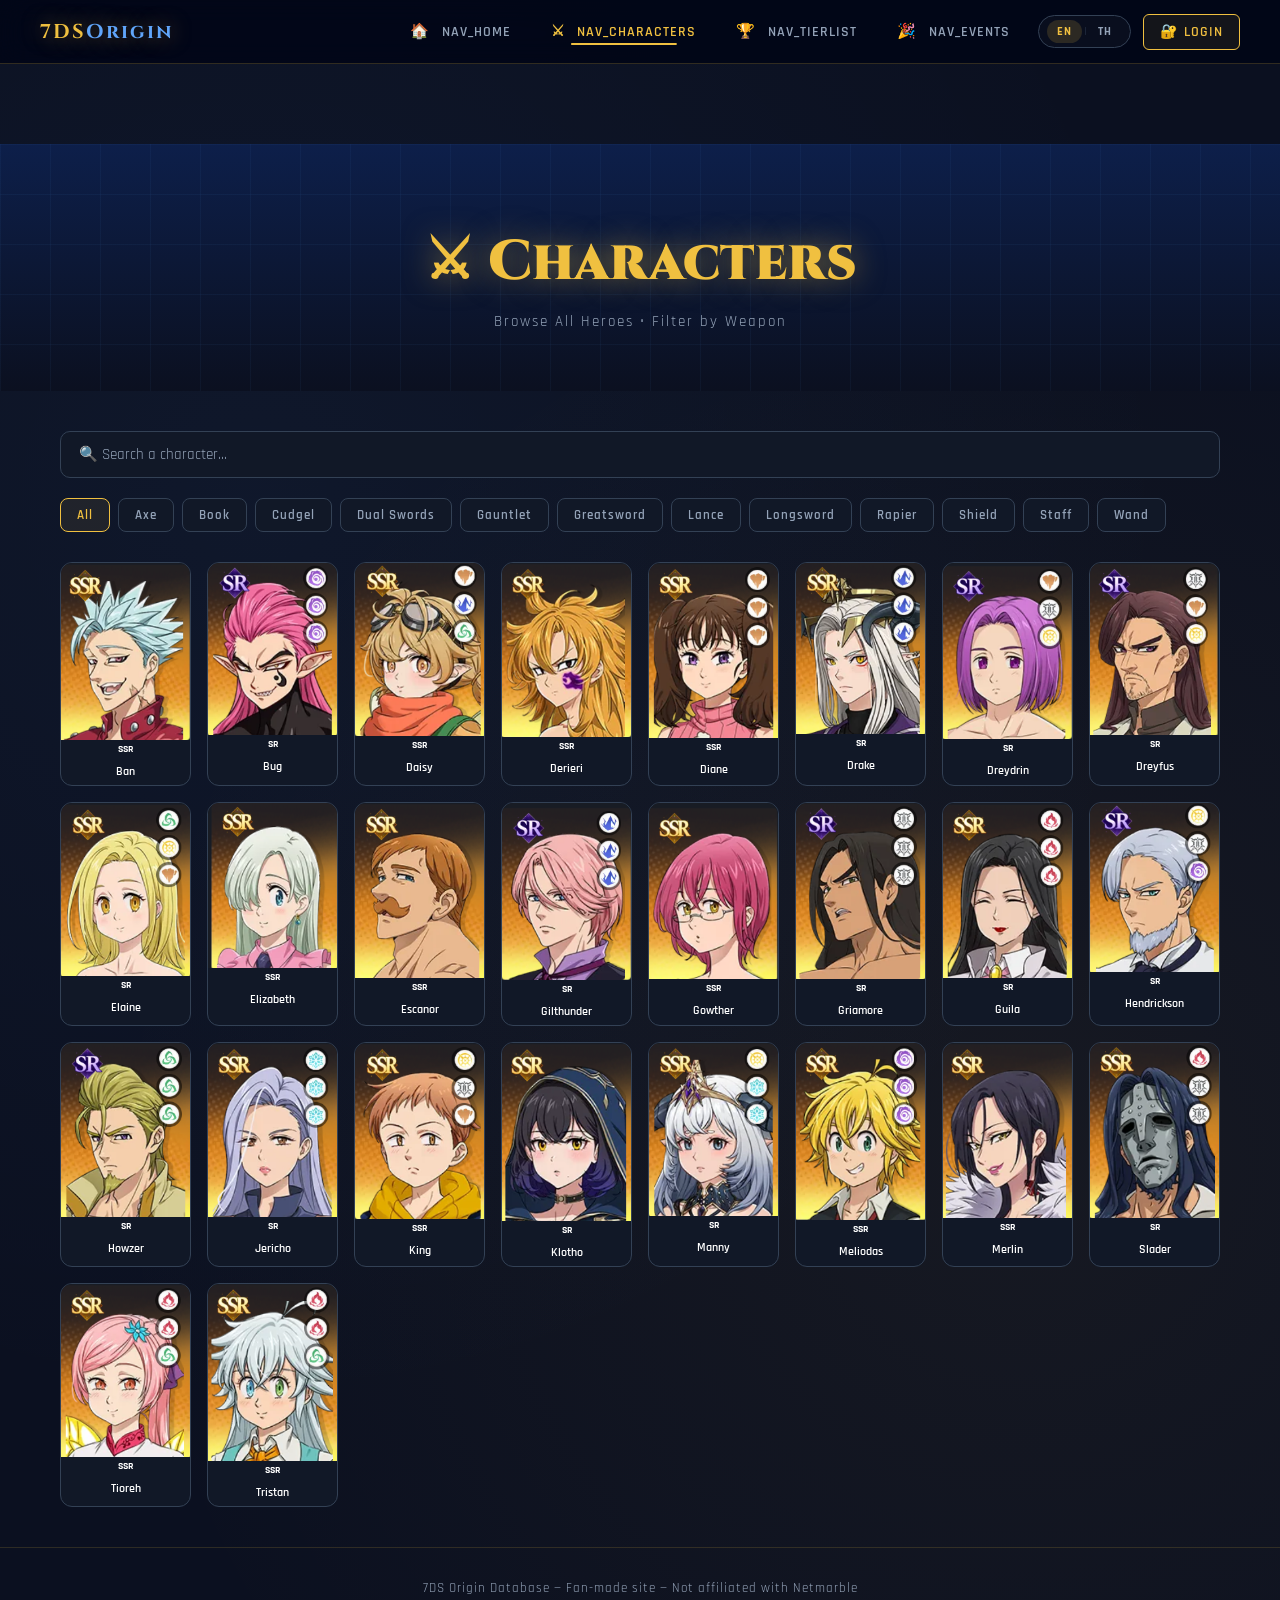
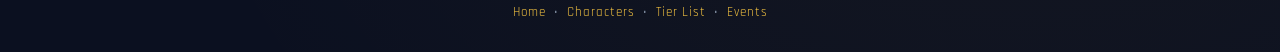
<file: characters_updated.html>
<!DOCTYPE html>
<html lang="en">
<head>
  <meta charset="UTF-8">
  <meta name="viewport" content="width=device-width, initial-scale=1.0">
  <title>Characters - 7DS Origin</title>
  <link rel="stylesheet" href="css/style.css">
  <link rel="stylesheet" href="css/navbar-auth.css?v=20260308">
  <style>
    .page-header {
      background: linear-gradient(180deg, #0d1f4a 0%, var(--dark2) 100%);
      padding: 80px 20px 60px;
      text-align: center;
      position: relative;
      overflow: hidden;
    }
    .page-header::before {
      content: '';
      position: absolute;
      inset: 0;
      background-image:
        linear-gradient(rgba(96,165,250,0.05) 1px, transparent 1px),
        linear-gradient(90deg, rgba(96,165,250,0.05) 1px, transparent 1px);
      background-size: 50px 50px;
    }
    .page-header-title {
      font-family: 'Cinzel', serif;
      font-size: clamp(32px, 6vw, 56px);
      font-weight: 900;
      color: var(--gold);
      text-shadow: 0 0 30px var(--glow-gold);
      position: relative;
      z-index: 1;
    }
    .page-header-sub {
      color: var(--muted);
      font-size: 15px;
      letter-spacing: 2px;
      margin-top: 12px;
      position: relative;
      z-index: 1;
    }

    .search-bar {
      width: 100%;
      padding: 13px 18px;
      border-radius: 10px;
      border: 1px solid var(--border);
      background: var(--dark3);
      color: white;
      margin-bottom: 20px;
      font-family: 'Rajdhani', sans-serif;
      font-size: 15px;
      transition: border-color 0.2s;
    }
    .search-bar:focus {
      outline: none;
      border-color: var(--gold);
    }
    .search-bar::placeholder { color: var(--muted); }

    .filters {
      display: flex;
      flex-wrap: wrap;
      gap: 8px;
      margin-bottom: 30px;
    }

    .filters button {
      padding: 8px 16px;
      border: 1px solid var(--border);
      border-radius: 8px;
      background: var(--dark3);
      color: var(--muted);
      font-family: 'Rajdhani', sans-serif;
      font-size: 13px;
      font-weight: 600;
      letter-spacing: 1px;
      cursor: pointer;
      transition: 0.2s;
    }

    .filters button:hover,
    .filters button.active-filter {
      border-color: var(--gold);
      color: var(--gold);
      background: rgba(240,192,64,0.08);
    }

    #charactersGrid {
      display: grid;
      grid-template-columns: repeat(auto-fill, minmax(120px, 1fr));
      gap: 16px;
    }

    .card {
      background: var(--dark3);
      border-radius: 12px;
      overflow: hidden;
      text-align: center;
      border: 1px solid var(--border);
      transition: transform 0.2s, border-color 0.2s, box-shadow 0.2s;
    }

    .card:hover {
      transform: translateY(-6px);
      border-color: var(--gold);
      box-shadow: 0 8px 24px rgba(240,192,64,0.18);
    }

    .card img { width: 100%; display: block; }

    .rarity { font-size: 10px; padding: 3px; font-weight: 700; }
    .name   { font-size: 12px; padding: 6px; font-weight: 600; }

    a { text-decoration: none; color: white; }
  </style>
</head>
<body>

  <!-- NAVBAR -->
  <nav class="navbar">
    <a href="index.html" class="navbar-logo">7DS<span>Origin</span></a>
    <div class="navbar-hamburger" id="navHam"><span></span><span></span><span></span></div>
    <ul class="navbar-links" id="navLinks">
      <li><a href="index.html">&#127968; Home</a></li>
      <li><a href="characters.html" class="active">&#9876; Characters</a></li>
      <li><a href="tierlist.html">&#127942; Tier List</a></li>
      <li><a href="events.html">&#127881; Events</a></li>
    </ul>
  </nav>

  <div class="page-content">
    <div class="page-header">
      <div class="page-header-title">&#9876; Characters</div>
      <div class="page-header-sub">Browse All Heroes &bull; Filter by Weapon</div>
    </div>

    <div class="container">
      <input id="searchInput" class="search-bar" placeholder="&#128269; Search a character...">

      <div class="filters">
        <button onclick="filterWeapon('all',this)" class="active-filter">All</button>
        <button onclick="filterWeapon('axe',this)">Axe</button>
        <button onclick="filterWeapon('book',this)">Book</button>
        <button onclick="filterWeapon('cudgel',this)">Cudgel</button>
        <button onclick="filterWeapon('dualsword',this)">Dual Swords</button>
        <button onclick="filterWeapon('gauntlet',this)">Gauntlet</button>
        <button onclick="filterWeapon('greatsword',this)">Greatsword</button>
        <button onclick="filterWeapon('lance',this)">Lance</button>
        <button onclick="filterWeapon('longsword',this)">Longsword</button>
        <button onclick="filterWeapon('rapier',this)">Rapier</button>
        <button onclick="filterWeapon('shield',this)">Shield</button>
        <button onclick="filterWeapon('staff',this)">Staff</button>
        <button onclick="filterWeapon('wand',this)">Wand</button>
      </div>

      <div id="charactersGrid"></div>
    </div>
  </div>

  <footer class="site-footer">
    <p>7DS Origin Database &mdash; Fan-made site &mdash; Not affiliated with Netmarble</p>
    <p style="margin-top:8px;">
      <a href="index.html">Home</a> &nbsp;&bull;&nbsp;
      <a href="characters.html">Characters</a> &nbsp;&bull;&nbsp;
      <a href="tierlist.html">Tier List</a> &nbsp;&bull;&nbsp;
      <a href="events.html">Events</a>
    </p>
  </footer>

  <script src="js/auth.js?v=20260308"></script>
  <script src="js/navbar.js?v=20260308"></script>
  <script>
    var characters = [
      {name:"Ban",          weapon:"cudgel",    rarity:"SSR", img:"images/Ban.png",          link:"characters/Ban.html"},
      {name:"Bug",          weapon:"axe",       rarity:"SR",  img:"images/Bug.png",          link:"characters/Bug.html"},
      {name:"Daisy",        weapon:"book",      rarity:"SSR", img:"images/Daisy.png",        link:"characters/Daisy.html"},
      {name:"Derieri",      weapon:"axe",       rarity:"SSR", img:"images/Derieri.png",      link:"characters/Derieri.html"},
      {name:"Diane",        weapon:"axe",       rarity:"SSR", img:"images/Diane.png",        link:"characters/Diane.html"},
      {name:"Drake",        weapon:"book",      rarity:"SR",  img:"images/Drake.png",        link:"characters/Drake.html"},
      {name:"Dreydrin",     weapon:"axe",       rarity:"SR",  img:"images/Dreydrin.png",     link:"characters/Dreydrin.html"},
      {name:"Dreyfus",      weapon:"longsword", rarity:"SR",  img:"images/Dreyfus.png",      link:"characters/Dreyfus.html"},
      {name:"Elaine",       weapon:"book",      rarity:"SR",  img:"images/Elaine.png",       link:"characters/Elaine.html"},
      {name:"Elizabeth",    weapon:"book",      rarity:"SSR", img:"images/Elizabeth.png",    link:"characters/Elizabeth.html"},
      {name:"Escanor",      weapon:"axe",       rarity:"SSR", img:"images/Escanor.png",      link:"characters/Escanor.html"},
      {name:"Gilthunder",   weapon:"longsword", rarity:"SR",  img:"images/Gilthunder.png",   link:"characters/Gilthunder.html"},
      {name:"Gowther",      weapon:"book",      rarity:"SSR", img:"images/Gowther.png",      link:"characters/Gowther.html"},
      {name:"Griamore",     weapon:"cudgel",    rarity:"SR",  img:"images/Griamore.png",     link:"characters/Griamore.html"},
      {name:"Guila",        weapon:"lance",     rarity:"SR",  img:"images/Guila.png",        link:"characters/Guila.html"},
      {name:"Hendrickson",  weapon:"dualsword", rarity:"SR",  img:"images/Hendrickson.png",  link:"characters/Hendrickson.html"},
      {name:"Howzer",       weapon:"cudgel",    rarity:"SR",  img:"images/Howzer.png",       link:"characters/Howzer.html"},
      {name:"Jericho",      weapon:"dualsword", rarity:"SR",  img:"images/Jericho.png",      link:"characters/Jericho.html"},
      {name:"King",         weapon:"book",      rarity:"SSR", img:"images/King.png",         link:"characters/King.html"},
      {name:"Klotho",       weapon:"rapier",    rarity:"SR",  img:"images/Klotho.png",       link:"characters/Klotho.html"},
      {name:"Manny",        weapon:"book",      rarity:"SR",  img:"images/Manny.png",        link:"characters/Manny.html"},
      {name:"Meliodas",     weapon:"axe",       rarity:"SSR", img:"images/Meliodas.png",     link:"characters/Meliodas.html"},
      {name:"Merlin",       weapon:"book",      rarity:"SSR", img:"images/Merlin.png",       link:"characters/Merlin.html"},
      {name:"Slader",       weapon:"axe",       rarity:"SR",  img:"images/Slader.png",       link:"characters/Slader.html"},
      {name:"Tioreh",       weapon:"book",      rarity:"SSR", img:"images/Tioreh.png",       link:"characters/Tioreh.html"},
      {name:"Tristan",      weapon:"dualsword", rarity:"SSR", img:"images/Tristan.png",      link:"characters/Tristan.html"}
    ];

    let currentFilter = 'all';

    function renderCharacters() {
      const grid = document.getElementById('charactersGrid');
      grid.innerHTML = '';
      
      const searchTerm = document.getElementById('searchInput').value.toLowerCase();
      
      characters.forEach(char => {
        const matchesFilter = currentFilter === 'all' || char.weapon === currentFilter;
        const matchesSearch = char.name.toLowerCase().includes(searchTerm);
        
        if (matchesFilter && matchesSearch) {
          const card = document.createElement('a');
          card.href = char.link;
          card.className = 'card';
          card.innerHTML = `
            <img src="${char.img}" alt="${char.name}">
            <div class="rarity">${char.rarity}</div>
            <div class="name">${char.name}</div>
          `;
          grid.appendChild(card);
        }
      });
    }

    function filterWeapon(weapon, button) {
      currentFilter = weapon;
      document.querySelectorAll('.filters button').forEach(btn => btn.classList.remove('active-filter'));
      button.classList.add('active-filter');
      renderCharacters();
    }

    document.getElementById('searchInput').addEventListener('input', renderCharacters);
    renderCharacters();
  </script>
</body>
</html>
</file>
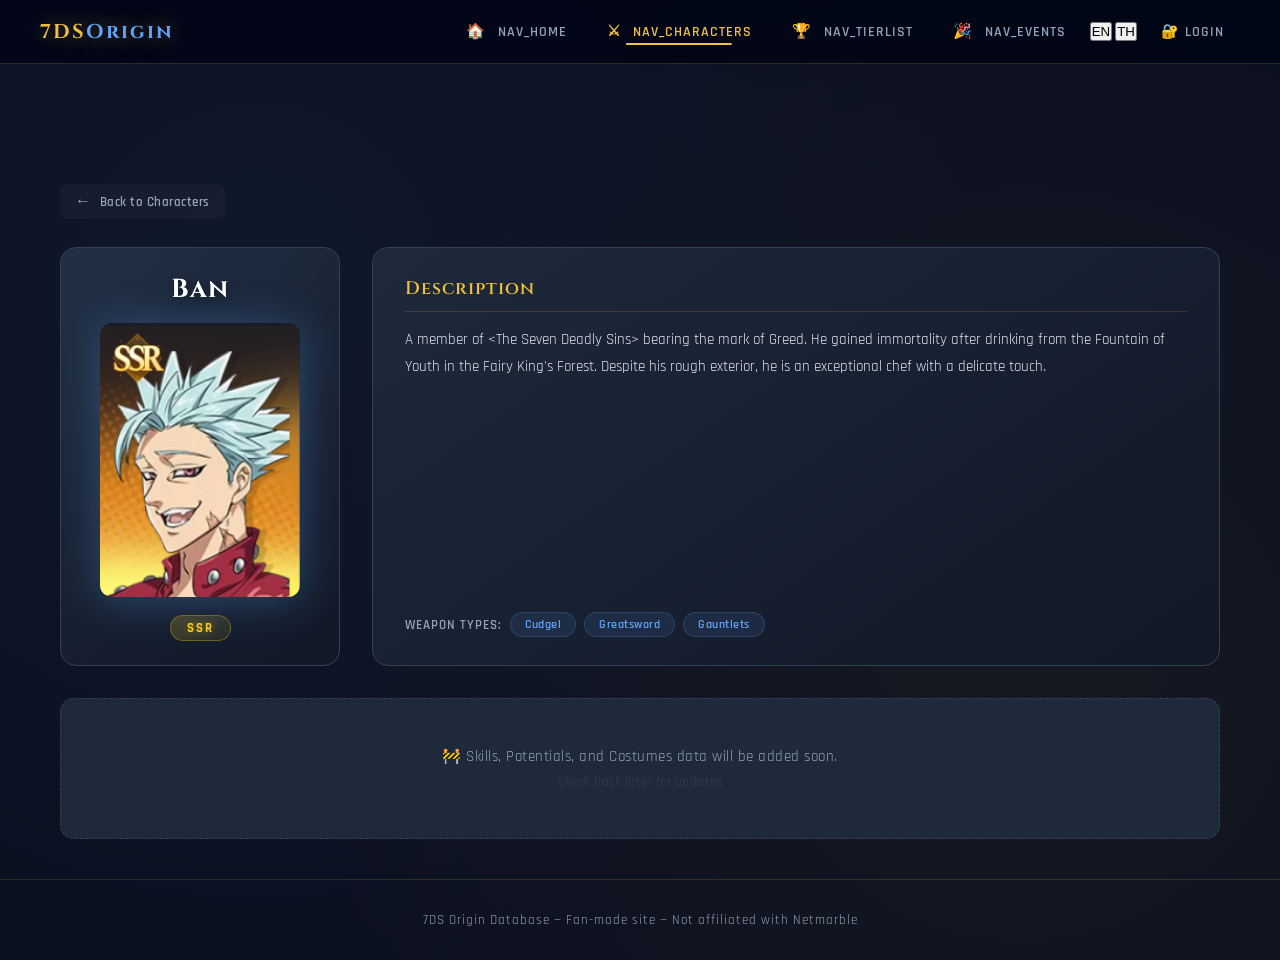
<file: characters/Ban.html>
<!DOCTYPE html>
<html lang="en">
<head>
  <meta charset="UTF-8">
  <meta name="viewport" content="width=device-width, initial-scale=1.0">
  <title>Ban - 7DS Origin</title>
  <link rel="stylesheet" href="../css/style.css">
  <link rel="stylesheet" href="../css/character-detail.css">
</head>
<body>

  <nav class="navbar">
    <a href="../index.html" class="navbar-logo">7DS<span>Origin</span></a>
    <div class="navbar-hamburger" id="navHam"><span></span><span></span><span></span></div>
    <ul class="navbar-links" id="navLinks">
      <li><a href="../index.html">&#127968; Home</a></li>
      <li><a href="../characters.html" class="active">&#9876; Characters</a></li>
      <li><a href="../tierlist.html">&#127942; Tier List</a></li>
      <li><a href="../events.html">&#127881; Events</a></li>
    </ul>
  </nav>

  <div class="page-content">
    <div class="container">
      <a href="../characters.html" class="page-back-v2"><span class="arrow">&#8592;</span> Back to Characters</a>

      <div class="char-detail-header">
        <div class="char-detail-portrait">
          <h1>Ban</h1>
          <img src="../images/Ban.png" class="char-img" alt="Ban">
          <div><span class="char-rarity-badge ssr">SSR</span></div>
        </div>

        <div class="char-detail-info">
          <div class="section-label">Description</div>
          <p class="desc-text">A member of &lt;The Seven Deadly Sins&gt; bearing the mark of Greed. He gained immortality after drinking from the Fountain of Youth in the Fairy King&#x27;s Forest. Despite his rough exterior, he is an exceptional chef with a delicate touch.</p>
          <div class="char-types">
            <span class="label">Weapon Types:</span>
            <span class="type-pill">Cudgel</span><span class="type-pill">Greatsword</span><span class="type-pill">Gauntlets</span>
          </div>
        </div>
      </div>
      <div class="no-data-msg">
        <p>&#128679; Skills, Potentials, and Costumes data will be added soon.</p>
        <p style="margin-top:8px;font-size:13px;color:var(--border);">Check back later for updates</p>
      </div>
    </div>
  </div>

  <footer class="site-footer">
    <p>7DS Origin Database &mdash; Fan-made site &mdash; Not affiliated with Netmarble</p>
  </footer>

  <script src="../js/navbar.js"></script>
</body>
</html>
</file>
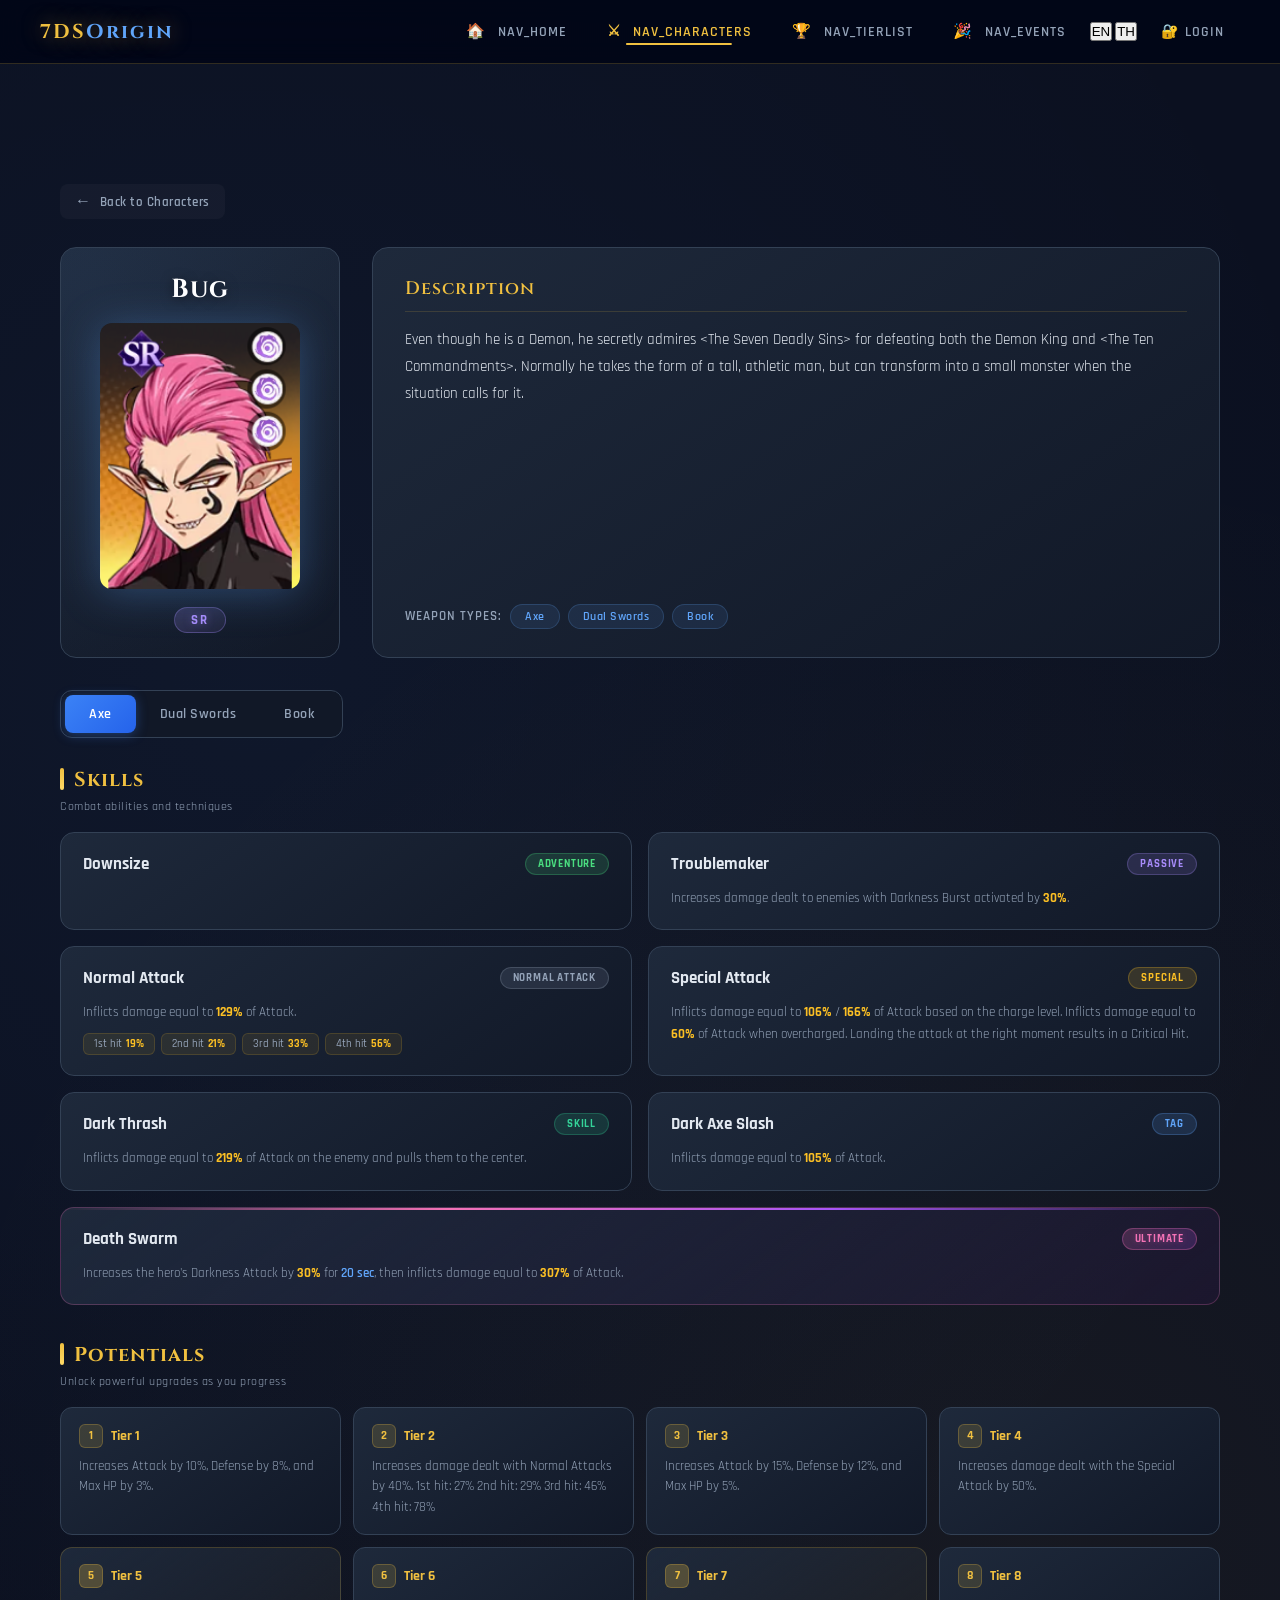
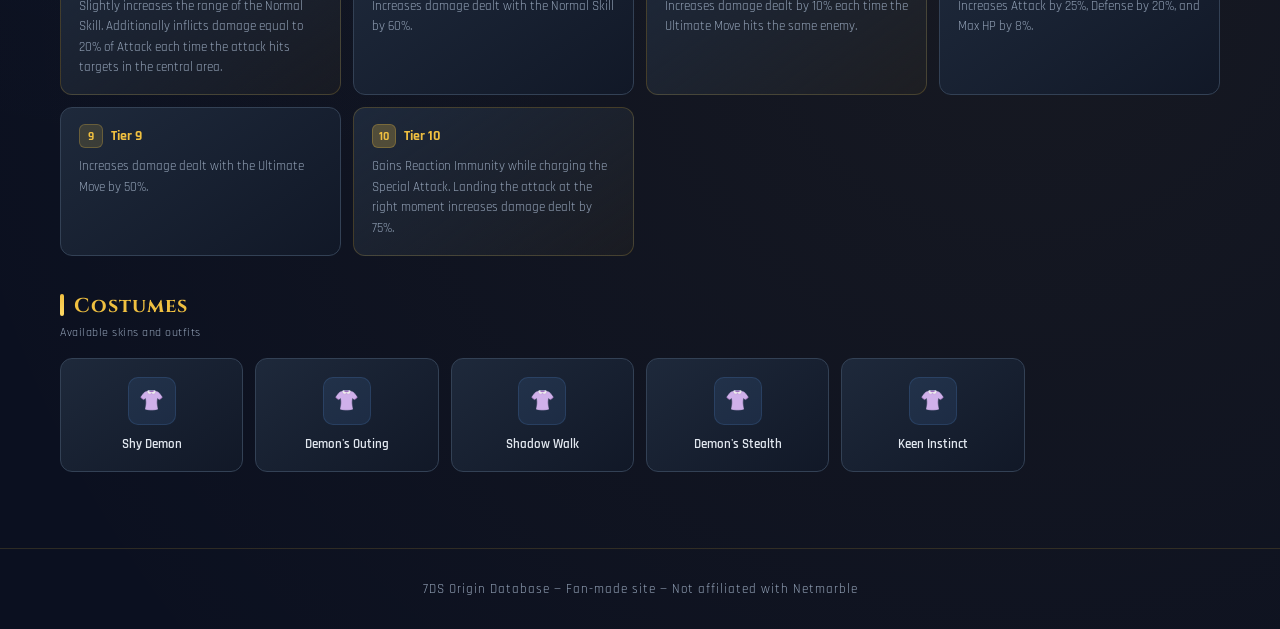
<file: characters/Bug.html>
<!DOCTYPE html>
<html lang="en">
<head>
  <meta charset="UTF-8">
  <meta name="viewport" content="width=device-width, initial-scale=1.0">
  <title>Bug - 7DS Origin</title>
  <link rel="stylesheet" href="../css/style.css">
  <link rel="stylesheet" href="../css/character-detail.css">
</head>
<body>

  <nav class="navbar">
    <a href="../index.html" class="navbar-logo">7DS<span>Origin</span></a>
    <div class="navbar-hamburger" id="navHam"><span></span><span></span><span></span></div>
    <ul class="navbar-links" id="navLinks">
      <li><a href="../index.html">&#127968; Home</a></li>
      <li><a href="../characters.html" class="active">&#9876; Characters</a></li>
      <li><a href="../tierlist.html">&#127942; Tier List</a></li>
      <li><a href="../events.html">&#127881; Events</a></li>
    </ul>
  </nav>

  <div class="page-content">
    <div class="container">
      <a href="../characters.html" class="page-back-v2"><span class="arrow">&#8592;</span> Back to Characters</a>

      <div class="char-detail-header">
        <div class="char-detail-portrait">
          <h1>Bug</h1>
          <img src="../images/Bug.png" class="char-img" alt="Bug">
          <div><span class="char-rarity-badge sr">SR</span></div>
        </div>

        <div class="char-detail-info">
          <div class="section-label">Description</div>
          <p class="desc-text">Even though he is a Demon, he secretly admires &lt;The Seven Deadly Sins&gt; for defeating both the Demon King and &lt;The Ten Commandments&gt;. Normally he takes the form of a tall, athletic man, but can transform into a small monster when the situation calls for it.</p>
          <div class="char-types">
            <span class="label">Weapon Types:</span>
            <span class="type-pill">Axe</span><span class="type-pill">Dual Swords</span><span class="type-pill">Book</span>
          </div>
        </div>
      </div>
      <div class="weapon-tabs-wrapper">
        <div class="weapon-tabs">
        <button onclick="showWeapon('Axe',this)" class="active">Axe</button>
        <button onclick="showWeapon('Dual Swords',this)">Dual Swords</button>
        <button onclick="showWeapon('Book',this)">Book</button>
        </div>
      </div>

      <div id="weaponContent"></div>
    </div>
  </div>

  <footer class="site-footer">
    <p>7DS Origin Database &mdash; Fan-made site &mdash; Not affiliated with Netmarble</p>
  </footer>

  <script src="../js/navbar.js"></script>
  <script>
    var charData = {"Axe": {"skills": [{"name": "Downsize", "type": "Adventure", "description": ""}, {"name": "Troublemaker", "type": "Passive", "description": "Increases damage dealt to enemies with Darkness Burst activated by 30%."}, {"name": "Normal Attack", "type": "Normal Attack", "description": "Inflicts damage equal to 129% of Attack. 1st hit: 19% 2nd hit: 21% 3rd hit: 33% 4th hit: 56%"}, {"name": "Special Attack", "type": "Special", "description": "Inflicts damage equal to 106% / 166% of Attack based on the charge level. Inflicts damage equal to 60% of Attack when overcharged. Landing the attack at the right moment results in a Critical Hit."}, {"name": "Dark Thrash", "type": "Skill", "description": "Inflicts damage equal to 219% of Attack on the enemy and pulls them to the center."}, {"name": "Dark Axe Slash", "type": "Tag", "description": "Inflicts damage equal to 105% of Attack."}, {"name": "Death Swarm", "type": "Ultimate", "description": "Increases the hero's Darkness Attack by 30% for 20 sec, then inflicts damage equal to 307% of Attack."}], "potentials": [{"tier": 1, "description": "Increases Attack by 10%, Defense by 8%, and Max HP by 3%."}, {"tier": 2, "description": "Increases damage dealt with Normal Attacks by 40%. 1st hit: 27% 2nd hit: 29% 3rd hit: 46% 4th hit: 78%"}, {"tier": 3, "description": "Increases Attack by 15%, Defense by 12%, and Max HP by 5%."}, {"tier": 4, "description": "Increases damage dealt with the Special Attack by 50%."}, {"tier": 5, "description": "Slightly increases the range of the Normal Skill. Additionally inflicts damage equal to 20% of Attack each time the attack hits targets in the central area."}, {"tier": 6, "description": "Increases damage dealt with the Normal Skill by 60%."}, {"tier": 7, "description": "Increases damage dealt by 10% each time the Ultimate Move hits the same enemy."}, {"tier": 8, "description": "Increases Attack by 25%, Defense by 20%, and Max HP by 8%."}, {"tier": 9, "description": "Increases damage dealt with the Ultimate Move by 50%."}, {"tier": 10, "description": "Gains Reaction Immunity while charging the Special Attack. Landing the attack at the right moment increases damage dealt by 75%."}], "costumes": ["Shy Demon", "Demon's Outing", "Shadow Walk", "Demon's Stealth", "Keen Instinct"]}, "Dual Swords": {"skills": [{"name": "Downsize", "type": "Adventure", "description": ""}, {"name": "Troublemaker", "type": "Passive", "description": "Increases the hero's Evasion Rate by 20% for 10 sec after successfully evading."}, {"name": "Normal Attack", "type": "Normal Attack", "description": "Inflicts damage equal to 113% of Attack. 1st hit: 17% 2nd hit: 18% 3rd hit: 29% 4th hit: 49%"}, {"name": "Special Attack", "type": "Special", "description": "Increases damage dealt with the next Normal Skill by 50% and resets its cooldown."}, {"name": "Darkness Burst", "type": "Skill", "description": "Inflicts damage equal to 137% of Attack, with a 30% chance to inflict additional damage equal to 41% of Attack."}, {"name": "Dark Dual Sword Dance", "type": "Tag", "description": "Inflicts damage equal to 85% of Attack."}, {"name": "Nightmare", "type": "Ultimate", "description": "Inflicts damage equal to 181% of Attack on enemies in a straight line, Stunning them for 3 sec."}], "potentials": [{"tier": 1, "description": "Increases Attack by 10%, Defense by 8%, and Max HP by 3%."}, {"tier": 2, "description": "Increases damage dealt with Normal Attacks by 40%. 1st hit: 30% 2nd hit: 32% 3rd hit: 52% 4th hit: 86%"}, {"tier": 3, "description": "Increases Attack by 15%, Defense by 12%, and Max HP by 5%."}, {"tier": 4, "description": "Increases damage dealt with the Special Attack by 50%."}, {"tier": 5, "description": "Resets the Special Attack cooldown when landing the final strike of the Normal Attack on an enemy with Darkness Burst activated."}, {"tier": 6, "description": "Increases damage dealt with the Normal Skill by 60%."}, {"tier": 7, "description": "Increases the hero's Crit Chance by 30% for 10 sec when successfully landing a Back Attack."}, {"tier": 8, "description": "Increases Attack by 25%, Defense by 20%, and Max HP by 8%."}, {"tier": 9, "description": "Increases damage dealt with the Ultimate Move by 50%."}, {"tier": 10, "description": "Increases the Special Attack's Normal Skill enhancement effect by 50%."}], "costumes": ["Shy Demon", "Demon's Outing", "Shadow Walk", "Demon's Stealth", "Keen Instinct"]}, "Book": {"skills": [{"name": "Downsize", "type": "Adventure", "description": ""}, {"name": "Troublemaker", "type": "Passive", "description": "Increases all allied heroes' Darkness damage dealt to Cursed enemies by 20%."}, {"name": "Normal Attack", "type": "Normal Attack", "description": "Inflicts damage equal to 113% of Attack. 1st hit: 17% 2nd hit: 18% 3rd hit: 29% 4th hit: 49%"}, {"name": "Special Attack", "type": "Special", "description": "Enhances Normal Attacks, slightly increasing damage for 10 sec, and increases enemies' Curse duration by 2 sec."}, {"name": "The Rascal", "type": "Skill", "description": "Creates a Decoy at the hero's location to Taunt enemies in range for 5 sec and enters Stealth for 10 sec. When the Decoy disappears, it explodes, Stunning Taunted enemies for 3 sec."}, {"name": "Dark Flare", "type": "Tag", "description": "Inflicts damage equal to 85% of Attack."}, {"name": "Solo Stage", "type": "Ultimate", "description": "Inflicts damage equal to 290% of Attack, then inflicts Curse for 15 sec. ※ Curse: Inflicts Darkness damage equal to 15% of Attack every 3 sec and decreases Darkness Defense by 15%."}], "potentials": [{"tier": 1, "description": "Increases Attack by 10%, Defense by 8%, and Max HP by 3%."}, {"tier": 2, "description": "Increases damage dealt with Normal Attacks by 40%. 1st hit: 23% 2nd hit: 27% 3rd hit: 40% 4th hit: 68%"}, {"tier": 3, "description": "Increases Attack by 15%, Defense by 12%, and Max HP by 5%."}, {"tier": 4, "description": "Increases damage dealt with the Tag Skill by 60%."}, {"tier": 5, "description": "Landing the Ultimate Move decreases Darkness Resistance by 15% for 20 sec."}, {"tier": 6, "description": "Increases the duration of Normal Skill's Stun by 3 sec."}, {"tier": 7, "description": "Increases the hero's Movement Speed by 50% while the Normal Skill's Stealth is active, and after Stealth ends, increases the hero's Crit Chance by 100% for 5 sec."}, {"tier": 8, "description": "Increases Attack by 25%, Defense by 20%, and Max HP by 8%."}, {"tier": 9, "description": "Increases damage dealt with the Ultimate Move by 50%."}, {"tier": 10, "description": "Increases the Special Attack's Normal Attack enhancement duration by 10 sec. Enemies hit by the enhanced Normal Attack are Cursed for 20 sec, and their damage taken from it increases by 50%."}], "costumes": ["Shy Demon", "Demon's Outing", "Shadow Walk", "Demon's Stealth", "Keen Instinct"]}};

    function getBadgeClass(type) {
      var m = {
        'adventure':'badge-adventure','passive':'badge-passive',
        'normal':'badge-normal','normal attack':'badge-normal',
        'special':'badge-special','skill':'badge-skill',
        'tag':'badge-tag','ultimate':'badge-ultimate'
      };
      return m[(type||'').toLowerCase().trim()] || 'badge-normal';
    }

    function highlightNums(text) {
      if (!text) return '';
      var t = text;
      t = t.replace(/(\d+(?:\.\d+)?%)/g, '<span class="hl-num">$1</span>');
      t = t.replace(/(\d+)\s*(sec\b)/g, '<span class="hl-dur">$1 $2</span>');
      return t;
    }

    function extractHits(desc) {
      var hits = [];
      var pattern = /(\d+(?:st|nd|rd|th)\s+hit:\s*\d+(?:\.\d+)?%)/gi;
      var match;
      var clean = desc;
      while ((match = pattern.exec(desc)) !== null) {
        hits.push(match[1]);
        clean = clean.replace(match[1], '');
      }
      clean = clean.replace(/\s{2,}/g, ' ').trim();
      return { clean: clean, hits: hits };
    }

    function renderSkillCard(sk) {
      var stype = sk.type || 'Normal';
      var badge = getBadgeClass(stype);
      var isUlt = stype.toLowerCase() === 'ultimate';
      var desc = sk.description || '';
      var extracted = extractHits(desc);
      var cleanDesc = extracted.clean;
      var hits = extracted.hits;

      var html = '<div class="skill-card-v2' + (isUlt ? ' ultimate-card' : '') + '">';
      html += '<div class="skill-header">';
      html += '<div class="skill-name">' + (sk.name || '') + '</div>';
      html += '<span class="skill-type-badge ' + badge + '">' + stype + '</span>';
      html += '</div>';
      if (cleanDesc) {
        html += '<div class="skill-desc">' + highlightNums(cleanDesc) + '</div>';
      }
      if (hits.length > 0) {
        html += '<div class="dmg-breakdown">';
        for (var i = 0; i < hits.length; i++) {
          var parts = hits[i].split(':');
          if (parts.length >= 2) {
            html += '<div class="dmg-box"><span class="dmg-label">' + parts[0].trim() + '</span><span class="dmg-value">' + parts[1].trim() + '</span></div>';
          }
        }
        html += '</div>';
      }
      html += '</div>';
      return html;
    }

    function renderPotentials(pots) {
      if (!pots || pots.length === 0) return '';
      var html = '<div class="potentials-section-v2">';
      html += '<div class="detail-section-title">Potentials</div>';
      html += '<div class="detail-section-sub">Unlock powerful upgrades as you progress</div>';
      html += '<div class="potentials-grid-v2">';
      for (var i = 0; i < pots.length; i++) {
        var p = pots[i];
        var tier = p.tier || '';
        var num = (tier.toString().match(/\d+/) || ['?'])[0];
        var milestone = (num === '5' || num === '7' || num === '10') ? ' tier-milestone' : '';
        html += '<div class="potential-card-v2' + milestone + '">';
        html += '<div class="tier-label"><span class="tier-num">' + num + '</span> Tier ' + num + '</div>';
        html += '<div class="tier-desc">' + highlightNums(p.description || '') + '</div>';
        html += '</div>';
      }
      html += '</div></div>';
      return html;
    }

    function renderCostumes(costumes) {
      if (!costumes || costumes.length === 0) return '';
      var html = '<div class="costumes-section-v2">';
      html += '<div class="detail-section-title">Costumes</div>';
      html += '<div class="detail-section-sub">Available skins and outfits</div>';
      html += '<div class="costumes-grid-v2">';
      for (var i = 0; i < costumes.length; i++) {
        var c = typeof costumes[i] === 'string' ? costumes[i] : (costumes[i].name || '');
        html += '<div class="costume-card-v2">';
        html += '<div class="costume-icon">&#128090;</div>';
        html += '<p>' + c + '</p>';
        html += '</div>';
      }
      html += '</div></div>';
      return html;
    }

    function showWeapon(type, btn) {
      document.querySelectorAll('.weapon-tabs button').forEach(function(b){ b.classList.remove('active'); });
      btn.classList.add('active');
      var box = document.getElementById('weaponContent');
      var d = charData[type];
      if (!d) { box.innerHTML = '<div class="no-data-msg">No data available for this weapon.</div>'; return; }

      var html = '<div class="detail-section-title">Skills</div>';
      html += '<div class="detail-section-sub">Combat abilities and techniques</div>';
      html += '<div class="skills-grid">';
      for (var i = 0; i < d.skills.length; i++) {
        html += renderSkillCard(d.skills[i]);
      }
      html += '</div>';
      html += renderPotentials(d.potentials);
      html += renderCostumes(d.costumes);
      box.innerHTML = html;
    }

    showWeapon('Axe', document.querySelector('.weapon-tabs button'));
  </script>
</body>
</html>
</file>
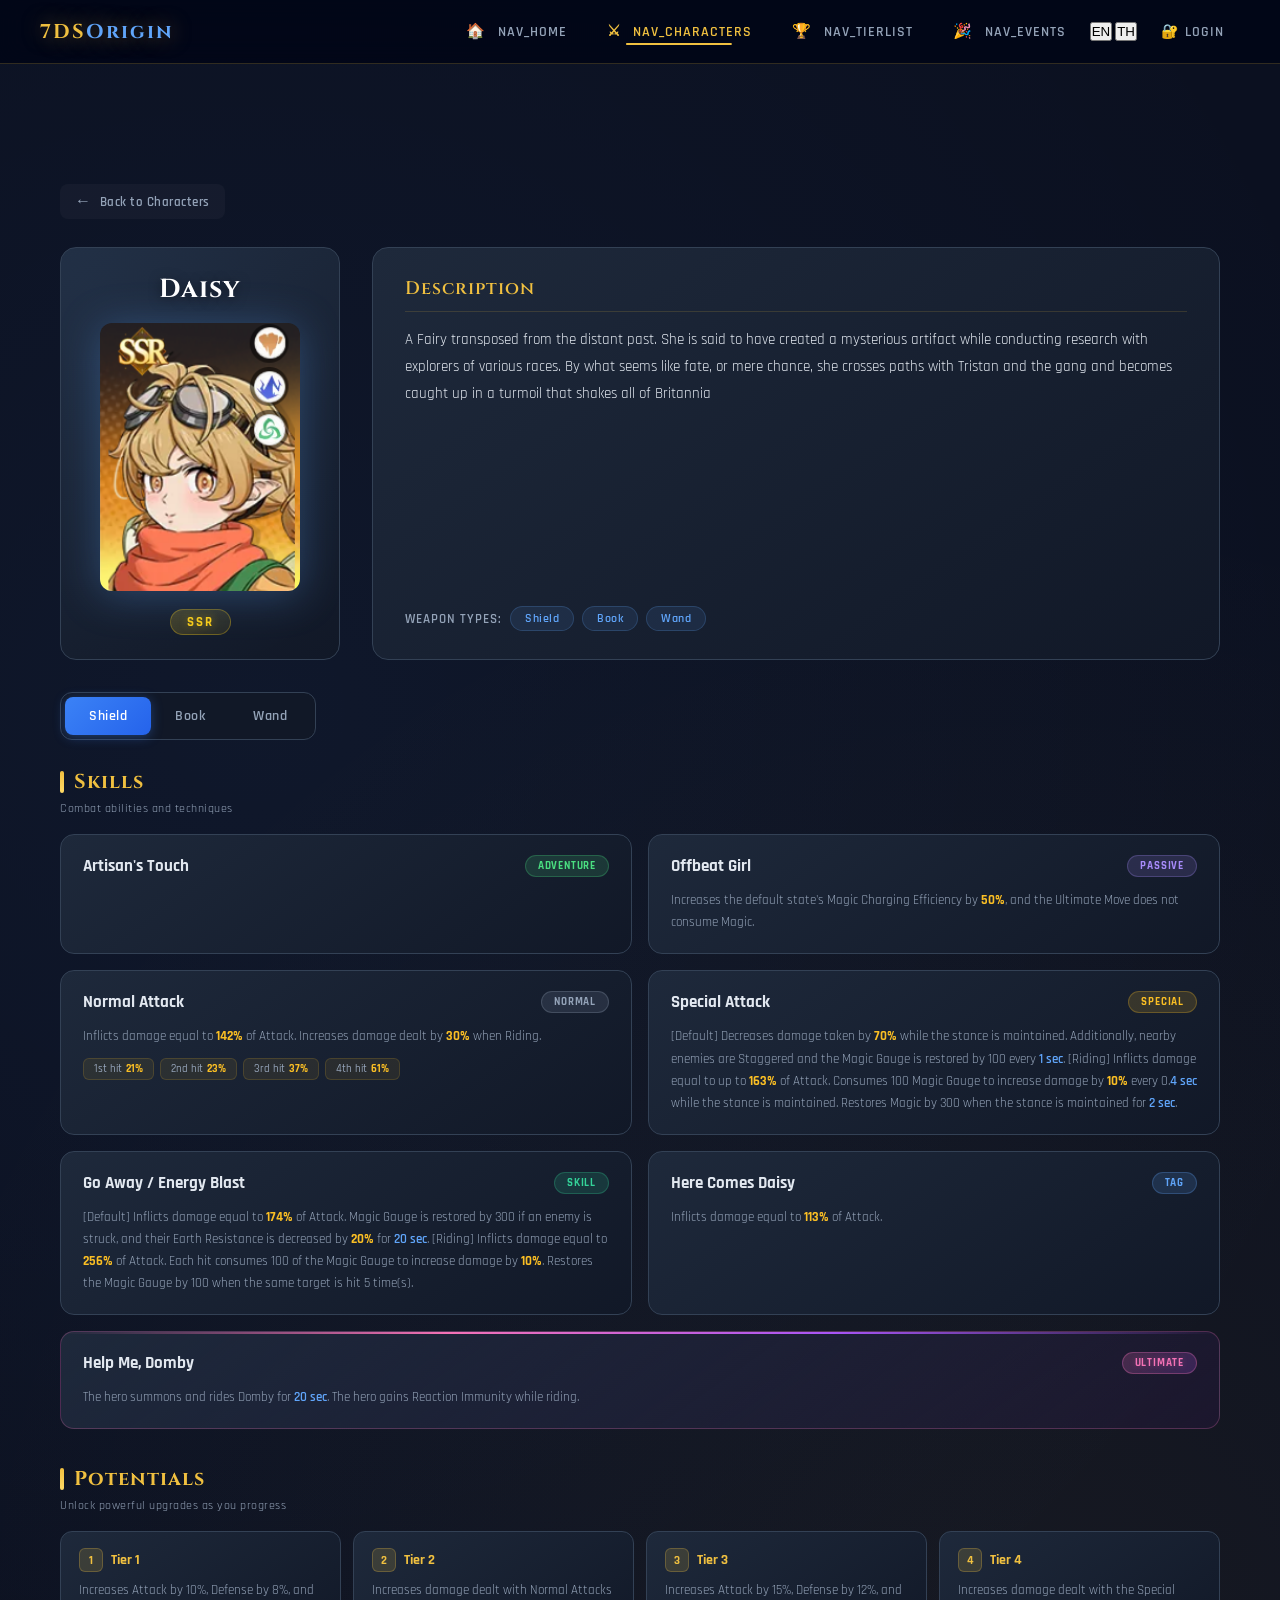
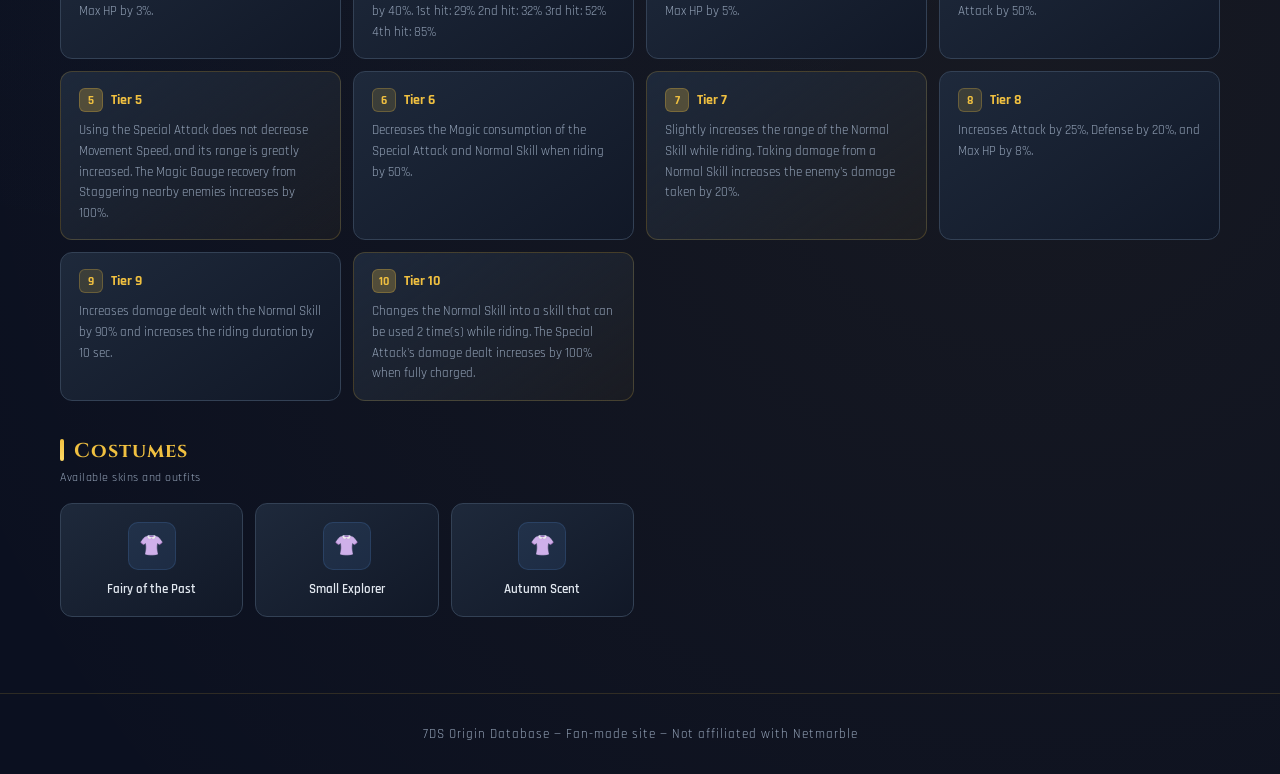
<file: characters/Daisy.html>
<!DOCTYPE html>
<html lang="en">
<head>
  <meta charset="UTF-8">
  <meta name="viewport" content="width=device-width, initial-scale=1.0">
  <title>Daisy - 7DS Origin</title>
  <link rel="stylesheet" href="../css/style.css">
  <link rel="stylesheet" href="../css/character-detail.css">
</head>
<body>

  <nav class="navbar">
    <a href="../index.html" class="navbar-logo">7DS<span>Origin</span></a>
    <div class="navbar-hamburger" id="navHam"><span></span><span></span><span></span></div>
    <ul class="navbar-links" id="navLinks">
      <li><a href="../index.html">&#127968; Home</a></li>
      <li><a href="../characters.html" class="active">&#9876; Characters</a></li>
      <li><a href="../tierlist.html">&#127942; Tier List</a></li>
      <li><a href="../events.html">&#127881; Events</a></li>
    </ul>
  </nav>

  <div class="page-content">
    <div class="container">
      <a href="../characters.html" class="page-back-v2"><span class="arrow">&#8592;</span> Back to Characters</a>

      <div class="char-detail-header">
        <div class="char-detail-portrait">
          <h1>Daisy</h1>
          <img src="../images/Daisy.png" class="char-img" alt="Daisy">
          <div><span class="char-rarity-badge ssr">SSR</span></div>
        </div>

        <div class="char-detail-info">
          <div class="section-label">Description</div>
          <p class="desc-text">A Fairy transposed from the distant past. She is said to have created a mysterious artifact while conducting research with explorers of various races. By what seems like fate, or mere chance, she crosses paths with Tristan and the gang and becomes caught up in a turmoil that shakes all of Britannia</p>
          <div class="char-types">
            <span class="label">Weapon Types:</span>
            <span class="type-pill">Shield</span><span class="type-pill">Book</span><span class="type-pill">Wand</span>
          </div>
        </div>
      </div>
      <div class="weapon-tabs-wrapper">
        <div class="weapon-tabs">
        <button onclick="showWeapon('Shield',this)" class="active">Shield</button>
        <button onclick="showWeapon('Book',this)">Book</button>
        <button onclick="showWeapon('Wand',this)">Wand</button>
        </div>
      </div>

      <div id="weaponContent"></div>
    </div>
  </div>

  <footer class="site-footer">
    <p>7DS Origin Database &mdash; Fan-made site &mdash; Not affiliated with Netmarble</p>
  </footer>

  <script src="../js/navbar.js"></script>
  <script>
    var charData = {"Shield": {"skills": [{"name": "Artisan's Touch", "type": "Adventure", "description": ""}, {"name": "Offbeat Girl", "type": "Passive", "description": "Increases the default state's Magic Charging Efficiency by 50%, and the Ultimate Move does not consume Magic."}, {"name": "Normal Attack", "type": "Normal", "description": "Inflicts damage equal to 142% of Attack. Increases damage dealt by 30% when Riding. 1st hit: 21% 2nd hit: 23% 3rd hit: 37% 4th hit: 61%"}, {"name": "Special Attack", "type": "Special", "description": "[Default] Decreases damage taken by 70% while the stance is maintained. Additionally, nearby enemies are Staggered and the Magic Gauge is restored by 100 every 1 sec. [Riding] Inflicts damage equal to up to 163% of Attack. Consumes 100 Magic Gauge to increase damage by 10% every 0.4 sec while the stance is maintained. Restores Magic by 300 when the stance is maintained for 2 sec."}, {"name": "Go Away / Energy Blast", "type": "Skill", "description": "[Default] Inflicts damage equal to 174% of Attack. Magic Gauge is restored by 300 if an enemy is struck, and their Earth Resistance is decreased by 20% for 20 sec. [Riding] Inflicts damage equal to 256% of Attack. Each hit consumes 100 of the Magic Gauge to increase damage by 10%. Restores the Magic Gauge by 100 when the same target is hit 5 time(s)."}, {"name": "Here Comes Daisy", "type": "Tag", "description": "Inflicts damage equal to 113% of Attack."}, {"name": "Help Me, Domby", "type": "Ultimate", "description": "The hero summons and rides Domby for 20 sec. The hero gains Reaction Immunity while riding."}], "potentials": [{"tier": 1, "description": "Increases Attack by 10%, Defense by 8%, and Max HP by 3%."}, {"tier": 2, "description": "Increases damage dealt with Normal Attacks by 40%. 1st hit: 29% 2nd hit: 32% 3rd hit: 52% 4th hit: 85%"}, {"tier": 3, "description": "Increases Attack by 15%, Defense by 12%, and Max HP by 5%."}, {"tier": 4, "description": "Increases damage dealt with the Special Attack by 50%."}, {"tier": 5, "description": "Using the Special Attack does not decrease Movement Speed, and its range is greatly increased. The Magic Gauge recovery from Staggering nearby enemies increases by 100%."}, {"tier": 6, "description": "Decreases the Magic consumption of the Special Attack and Normal Skill when riding by 50%."}, {"tier": 7, "description": "Slightly increases the range of the Normal Skill while riding. Taking damage from a Normal Skill increases the enemy's damage taken by 20%."}, {"tier": 8, "description": "Increases Attack by 25%, Defense by 20%, and Max HP by 8%."}, {"tier": 9, "description": "Increases damage dealt with the Normal Skill by 90% and increases the riding duration by 10 sec."}, {"tier": 10, "description": "Changes the Normal Skill into a skill that can be used 2 time(s) while riding. The Special Attack's damage dealt increases by 100% when fully charged."}], "costumes": ["Fairy of the Past", "Small Explorer", "Autumn Scent"]}, "Book": {"skills": [{"name": "Artisan's Touch", "type": "Adventure", "description": ""}, {"name": "Offbeat Girl", "type": "Passive", "description": "Grants Static Shock for 20 sec when an allied hero lands the Tag Skill. (Max: 3 times) ※ Static Shock: Increases Lightning damage by 5% for every 1 effect(s). Static Shock is removed at max stacks and grants High Voltage to all allied heroes for 20 sec. ※ High Voltage: Increases Lightning damage by 25% and Crit Chance by 15%."}, {"name": "Normal Attack", "type": "Normal", "description": "Inflicts damage equal to 111% of Attack. Inflicts Electromagnet on the enemy for 10 sec if the final strike lands. 1st hit: 16% 2nd hit: 18% 3rd hit: 28% 4th hit: 49% ※ Electromagnet: Decreases Crit Resistance by 10%."}, {"name": "Special Attack", "type": "Special", "description": "Increases Crit Damage of allies in range by 15% for 20 sec. Using the skill on a Shocking Streetlamp in range slightly increases its Attack Speed for 10 sec."}, {"name": "Summon Shocking Streetlamp", "type": "Skill", "description": "Summons a Shocking Streetlamp for 15 sec, inflicting damage equal to 13% of Attack with each hit. Increases damage dealt to enemies affected by Electromagnet by 15%. Every 5 time(s) the Shocking Streetlamp attacks, it grants Electric Charge to allies in range for 20 sec. (Max: 5 times) ※ Electric Charge: Increases Crit Damage by 5% and Crit Chance by 2%."}, {"name": "Here Comes Daisy", "type": "Tag", "description": "Inflicts damage equal to 80% of Attack."}, {"name": "Fruit Barrage!", "type": "Ultimate", "description": "Inflicts damage equal to 261% of Attack and decreases Crit Defense by 30%."}], "potentials": [{"tier": 1, "description": "Increases Attack by 10%, Defense by 8%, and Max HP by 3%."}, {"tier": 2, "description": "Increases damage dealt with Normal Attacks by 40%. 1st hit: 23% 2nd hit: 26% 3rd hit: 40% 4th hit: 68%"}, {"tier": 3, "description": "Increases Attack by 15%, Defense by 12%, and Max HP by 5%."}, {"tier": 4, "description": "Increases damage dealt with the Tag Skill by 60%."}, {"tier": 5, "description": "Slightly increases the range of the Special Attack and increases Crit Damage boost by 100%."}, {"tier": 6, "description": "Increases the Normal Attack's Electromagnet duration by 10 and increases the Ultimate Move's Crit Defense reduction by 15%."}, {"tier": 7, "description": "Changes the Normal Skill into a skill that can be used 4 time(s) and increases the duration of Shocking Streetlamp by 50%."}, {"tier": 8, "description": "Increases Attack by 25%, Defense by 20%, and Max HP by 8%."}, {"tier": 9, "description": "Increases damage dealt with the Ultimate Move by 50%."}, {"tier": 10, "description": "Slightly increases the range of the Ultimate Move and increases the duration by 100%."}], "costumes": ["Fairy of the Past", "Small Explorer", "Autumn Scent"]}, "Wand": {"skills": [{"name": "Artisan's Touch", "type": "Adventure", "description": ""}, {"name": "Offbeat Girl", "type": "Passive", "description": "Inflicts Wind Seed for 20 sec when the hero's attack results in a Critical Hit. ※ Wind Seed: Additionally inflicts damage equal to 80% of Attack and decreases Wind Defense by 5% (Max: 20%) for 20 sec when struck by a Critical Hit, then the effect is removed."}, {"name": "Normal Attack", "type": "Normal", "description": "Inflicts damage equal to 100% of Attack. 1st hit: 17% 2nd hit: 18% 3rd hit: 30% 4th hit: 52%"}, {"name": "Special Attack", "type": "Special", "description": "Inflicts damage equal to 17% of Attack every 1 sec while the stance is maintained, and the final strike inflicts damage equal to 48% of Attack. If the stance is maintained for 3 sec or more, the enemy hit by the final strike is Stunned for 4 sec and all allied heroes' Crit Chance is increased by 20% for 20 sec."}, {"name": "Seed Bomb", "type": "Skill", "description": "Launches 4 Seed Bomb(s), each inflicting damage equal to 40% of Attack. Decreases Crit Resistance of enemies hit by 3% for 20 sec. (Max: 24%) Results in a Critical Hit against Stunned enemies."}, {"name": "Here Comes Daisy", "type": "Tag", "description": "Inflicts damage equal to 89% of Attack."}, {"name": "Oddball's Incense Burner", "type": "Ultimate", "description": "Decreases Wind Resistance and Block Rate of enemies in range by 20% and 50% respectively, and inflicts Wind Seed every 1 sec for 10 sec. ※ Wind Seed: Additionally inflicts damage equal to 80% of Attack and decreases Wind Defense by 5% (Max: 20%) for 20 sec when struck by a Critical Hit, then the effect is removed."}], "potentials": [{"tier": 1, "description": "Increases Attack by 10%, Defense by 8%, and Max HP by 3%."}, {"tier": 2, "description": "Increases damage dealt with Normal Attacks by 40%. 1st hit: 24% 2nd hit: 25% 3rd hit: 42% 4th hit: 73%"}, {"tier": 3, "description": "Increases Attack by 15%, Defense by 12%, and Max HP by 5%."}, {"tier": 4, "description": "Increases damage dealt with the Special Attack by 50%."}, {"tier": 5, "description": "Inflicts damage equal to 50% of Attack when using the Normal Skill. Adds 2 Seed Bomb(s) that decrease Movement Speed by 40%, and 2 Seed Bomb(s) that decrease Wind Resistance by 20% for 20 sec."}, {"tier": 6, "description": "Increases damage dealt with the Normal Skill by 60%."}, {"tier": 7, "description": "Slightly increases the range of the Ultimate Move and increases the duration by 10 sec."}, {"tier": 8, "description": "Increases Attack by 25%, Defense by 20%, and Max HP by 8%."}, {"tier": 9, "description": "Inflicts damage equal to 50% of Attack to enemies in range of the Ultimate Move every 1 sec."}, {"tier": 10, "description": "Increases final strike damage by 300% and decreases Shatter Resistance by 15% for 20 sec when the Special Attack stance is maintained for 3 sec."}], "costumes": ["Fairy of the Past", "Small Explorer", "Autumn Scent"]}};

    function getBadgeClass(type) {
      var m = {
        'adventure':'badge-adventure','passive':'badge-passive',
        'normal':'badge-normal','normal attack':'badge-normal',
        'special':'badge-special','skill':'badge-skill',
        'tag':'badge-tag','ultimate':'badge-ultimate'
      };
      return m[(type||'').toLowerCase().trim()] || 'badge-normal';
    }

    function highlightNums(text) {
      if (!text) return '';
      var t = text;
      t = t.replace(/(\d+(?:\.\d+)?%)/g, '<span class="hl-num">$1</span>');
      t = t.replace(/(\d+)\s*(sec\b)/g, '<span class="hl-dur">$1 $2</span>');
      return t;
    }

    function extractHits(desc) {
      var hits = [];
      var pattern = /(\d+(?:st|nd|rd|th)\s+hit:\s*\d+(?:\.\d+)?%)/gi;
      var match;
      var clean = desc;
      while ((match = pattern.exec(desc)) !== null) {
        hits.push(match[1]);
        clean = clean.replace(match[1], '');
      }
      clean = clean.replace(/\s{2,}/g, ' ').trim();
      return { clean: clean, hits: hits };
    }

    function renderSkillCard(sk) {
      var stype = sk.type || 'Normal';
      var badge = getBadgeClass(stype);
      var isUlt = stype.toLowerCase() === 'ultimate';
      var desc = sk.description || '';
      var extracted = extractHits(desc);
      var cleanDesc = extracted.clean;
      var hits = extracted.hits;

      var html = '<div class="skill-card-v2' + (isUlt ? ' ultimate-card' : '') + '">';
      html += '<div class="skill-header">';
      html += '<div class="skill-name">' + (sk.name || '') + '</div>';
      html += '<span class="skill-type-badge ' + badge + '">' + stype + '</span>';
      html += '</div>';
      if (cleanDesc) {
        html += '<div class="skill-desc">' + highlightNums(cleanDesc) + '</div>';
      }
      if (hits.length > 0) {
        html += '<div class="dmg-breakdown">';
        for (var i = 0; i < hits.length; i++) {
          var parts = hits[i].split(':');
          if (parts.length >= 2) {
            html += '<div class="dmg-box"><span class="dmg-label">' + parts[0].trim() + '</span><span class="dmg-value">' + parts[1].trim() + '</span></div>';
          }
        }
        html += '</div>';
      }
      html += '</div>';
      return html;
    }

    function renderPotentials(pots) {
      if (!pots || pots.length === 0) return '';
      var html = '<div class="potentials-section-v2">';
      html += '<div class="detail-section-title">Potentials</div>';
      html += '<div class="detail-section-sub">Unlock powerful upgrades as you progress</div>';
      html += '<div class="potentials-grid-v2">';
      for (var i = 0; i < pots.length; i++) {
        var p = pots[i];
        var tier = p.tier || '';
        var num = (tier.toString().match(/\d+/) || ['?'])[0];
        var milestone = (num === '5' || num === '7' || num === '10') ? ' tier-milestone' : '';
        html += '<div class="potential-card-v2' + milestone + '">';
        html += '<div class="tier-label"><span class="tier-num">' + num + '</span> Tier ' + num + '</div>';
        html += '<div class="tier-desc">' + highlightNums(p.description || '') + '</div>';
        html += '</div>';
      }
      html += '</div></div>';
      return html;
    }

    function renderCostumes(costumes) {
      if (!costumes || costumes.length === 0) return '';
      var html = '<div class="costumes-section-v2">';
      html += '<div class="detail-section-title">Costumes</div>';
      html += '<div class="detail-section-sub">Available skins and outfits</div>';
      html += '<div class="costumes-grid-v2">';
      for (var i = 0; i < costumes.length; i++) {
        var c = typeof costumes[i] === 'string' ? costumes[i] : (costumes[i].name || '');
        html += '<div class="costume-card-v2">';
        html += '<div class="costume-icon">&#128090;</div>';
        html += '<p>' + c + '</p>';
        html += '</div>';
      }
      html += '</div></div>';
      return html;
    }

    function showWeapon(type, btn) {
      document.querySelectorAll('.weapon-tabs button').forEach(function(b){ b.classList.remove('active'); });
      btn.classList.add('active');
      var box = document.getElementById('weaponContent');
      var d = charData[type];
      if (!d) { box.innerHTML = '<div class="no-data-msg">No data available for this weapon.</div>'; return; }

      var html = '<div class="detail-section-title">Skills</div>';
      html += '<div class="detail-section-sub">Combat abilities and techniques</div>';
      html += '<div class="skills-grid">';
      for (var i = 0; i < d.skills.length; i++) {
        html += renderSkillCard(d.skills[i]);
      }
      html += '</div>';
      html += renderPotentials(d.potentials);
      html += renderCostumes(d.costumes);
      box.innerHTML = html;
    }

    showWeapon('Shield', document.querySelector('.weapon-tabs button'));
  </script>
</body>
</html>
</file>
<file: css/style.css>
/* ============================================================
   7DS ORIGIN - GLOBAL STYLESHEET
   ============================================================ */

@import url('https://fonts.googleapis.com/css2?family=Cinzel:wght@400;600;700;900&family=Rajdhani:wght@400;500;600;700&display=swap');

*, *::before, *::after {
  box-sizing: border-box;
  margin: 0;
  padding: 0;
}

:root {
  --gold:    #f0c040;
  --gold2:   #ffd966;
  --blue:    #60a5fa;
  --blue2:   #3b82f6;
  --dark:    #020617;
  --dark2:   #0b1020;
  --dark3:   #111827;
  --panel:   #1e293b;
  --border:  #334155;
  --text:    #e2e8f0;
  --muted:   #94a3b8;
  --ssr:     #facc15;
  --sr:      #a78bfa;
  --glow-blue: rgba(96,165,250,0.5);
  --glow-gold: rgba(240,192,64,0.5);
}

html { scroll-behavior: smooth; }

body{
font-family:'Rajdhani','Segoe UI',sans-serif;
background:
radial-gradient(circle at 20% 30%, rgba(96,165,250,0.05), transparent 60%),
radial-gradient(circle at 80% 70%, rgba(240,192,64,0.05), transparent 60%),
var(--dark2);
}

/* ============================================================
   NAVBAR
   ============================================================ */

.navbar {
  position: sticky;
  top: 0;
  left: 0;
  right: 0;
  z-index: 1000;
  display: flex;
  align-items: center;
  justify-content: space-between;
  padding: 0 40px;
  height: 64px;
  background: rgba(2, 6, 23, 0.92);
  backdrop-filter: blur(12px);
  border-bottom: 1px solid rgba(240,192,64,0.2);
  transition: background 0.3s;
  backdrop-filter: blur(12px);
}

.navbar-logo {
  font-family: 'Cinzel', serif;
  font-size: 20px;
  font-weight: 700;
  color: var(--gold);
  text-decoration: none;
  letter-spacing: 2px;
  text-shadow: 0 0 20px var(--glow-gold);
  white-space: nowrap;
}

.navbar-logo span {
  color: var(--blue);
}

.navbar-links {
  display: flex;
  align-items: center;
  gap: 8px;
  list-style: none;
}

.navbar-links a {
  display: flex;
  align-items: center;
  gap: 6px;
  padding: 8px 16px;
  color: var(--muted);
  text-decoration: none;
  font-size: 14px;
  font-weight: 600;
  letter-spacing: 1px;
  text-transform: uppercase;
  border-radius: 6px;
  transition: color 0.2s, background 0.2s;
  position: relative;
}

/* Navbar icon spacing */
.nav-icon{
margin-right:6px;
font-size:15px;
display:inline-block;
}

.navbar-links a::after {
  content: '';
  position: absolute;
  bottom: 4px;
  left: 50%;
  transform: translateX(-50%);
  width: 0;
  height: 2px;
  background: var(--gold);
  border-radius: 2px;
  transition: width 0.25s;
}

.navbar-links a:hover,
.navbar-links a.active {
  color: var(--gold);
}

.navbar-links a:hover::after,
.navbar-links a.active::after {
  width: 60%;
}

.navbar-hamburger {
  display: none;
  flex-direction: column;
  gap: 5px;
  cursor: pointer;
  padding: 4px;
}

.navbar-hamburger span {
  display: block;
  width: 24px;
  height: 2px;
  background: var(--gold);
  border-radius: 2px;
  transition: 0.3s;
}

/* Mobile nav */
@media (max-width: 768px) {
  .navbar { padding: 0 20px; }

  .navbar-hamburger { display: flex; }

  .navbar-links {
    display: none;
    position: absolute;
    top: 64px;
    left: 0;
    right: 0;
    flex-direction: column;
    background: rgba(2,6,23,0.98);
    padding: 16px 0;
    border-bottom: 1px solid rgba(240,192,64,0.2);
    gap: 0;
  }

  .navbar-links.open { display: flex; }

  .navbar-links a {
    padding: 14px 32px;
    border-radius: 0;
    font-size: 15px;
  }

  .navbar-links a::after { display: none; }
}

/* ============================================================
   PAGE WRAPPER (push content below fixed navbar)
   ============================================================ */

.page-content {
padding-top: 80px;
}

/* ============================================================
   CONTAINER
   ============================================================ */

.container {
  max-width: 1200px;
  margin: auto;
  padding: 40px 20px;
}

/* ============================================================
   SECTION TITLE
   ============================================================ */

.section-title {
  font-family: 'Cinzel', serif;
  font-size: 28px;
  font-weight: 700;
  color: var(--gold);
  text-align: center;
  letter-spacing: 3px;
  margin-bottom: 8px;
  text-shadow: 0 0 20px var(--glow-gold);
}

.section-sub {
  text-align: center;
  color: var(--muted);
  font-size: 14px;
  letter-spacing: 1px;
  margin-bottom: 40px;
}

.section-divider {
  width: 80px;
  height: 2px;
  background: linear-gradient(90deg, transparent, var(--gold), transparent);
  margin: 12px auto 32px;
}

/* ============================================================
   BUTTONS
   ============================================================ */

.btn {
  display: inline-flex;
  align-items: center;
  gap: 8px;
  padding: 12px 28px;
  border-radius: 8px;
  font-family: 'Rajdhani', sans-serif;
  font-size: 15px;
  font-weight: 700;
  letter-spacing: 1.5px;
  text-transform: uppercase;
  text-decoration: none;
  cursor: pointer;
  border: none;
  transition: transform 0.2s, box-shadow 0.2s, background 0.2s;
}

.btn:hover { transform: translateY(-3px); }

.btn-gold {
  background: linear-gradient(135deg, #c8960c, #f0c040, #c8960c);
  color: #0b1020;
  box-shadow: 0 4px 20px rgba(240,192,64,0.35);
}

.btn-gold:hover {
  box-shadow: 0 6px 28px rgba(240,192,64,0.55);
}

.btn-outline {
  background: transparent;
  color: var(--gold);
  border: 1px solid var(--gold);
}

.btn-outline:hover {
  background: rgba(240,192,64,0.1);
}

.btn-blue {
  background: linear-gradient(135deg, #1d4ed8, #3b82f6);
  color: white;
  box-shadow: 0 4px 20px rgba(59,130,246,0.35);
}

.btn-blue:hover {
  box-shadow: 0 6px 28px rgba(59,130,246,0.55);
}

/* ============================================================
   CHARACTER CARDS (characters.html)
   ============================================================ */

#charactersGrid {
  display: grid;
  grid-template-columns: repeat(auto-fill, minmax(110px, 1fr));
  gap: 15px;
}

.char-card {
  background: var(--panel);
  border-radius: 10px;
  overflow: hidden;
  text-align: center;
  border: 1px solid var(--border);
  transition: transform 0.2s, border-color 0.2s, box-shadow 0.2s;
}

.char-card:hover {
  transform: translateY(-5px);
  border-color: var(--gold);
  box-shadow: 0 6px 20px rgba(240,192,64,0.2);
}

.char-card img { width: 100%; display: block; }

.char-name {
  font-size: 12px;
  padding: 6px 4px;
  font-weight: 600;
}

.char-rarity {
  font-size: 10px;
  padding: 3px;
  font-weight: 700;
}

.SSR { color: var(--ssr); }
.SR  { color: var(--sr); }

/* ============================================================
   TIER LIST
   ============================================================ */

.tiers { margin-bottom: 30px; }

.tier {
  display: flex;
  align-items: center;
  gap: 12px;
  margin-bottom: 12px;
  background: var(--panel);
  border-radius: 10px;
  padding: 10px 16px;
  border: 1px solid var(--border);
}

.tier h2 {
  font-family: 'Cinzel', serif;
  font-size: 22px;
  min-width: 40px;
  text-align: center;
}

/* ============================================================
   CHARACTER DETAIL PAGE
   ============================================================ */

.character-layout {
  display: flex;
  gap: 30px;
  margin-bottom: 40px;
  flex-wrap: wrap;
}

.character-card {
  background: var(--panel);
  padding: 25px;
  border-radius: 14px;
  border: 1px solid var(--border);
  text-align: center;
  width: 300px;
  flex-shrink: 0;
}

.character-image {
  width: 100%;
  max-width: 240px;
  margin-top: 10px;
  filter: drop-shadow(0 0 12px var(--glow-blue));
}

.title { color: var(--muted); margin-top: 10px; }

.story-card {
  background: linear-gradient(180deg, var(--panel), var(--dark3));
  padding: 25px;
  border-radius: 14px;
  border: 1px solid var(--border);
  flex: 1;
  min-width: 260px;
}

.story-card h2 {
  margin-top: 0;
  color: var(--blue);
  border-bottom: 1px solid var(--border);
  padding-bottom: 10px;
}

.story-card p { line-height: 1.7; margin-bottom: 15px; }

.weapon-tabs {
  display: flex;
  flex-wrap: wrap;
  gap: 10px;
  margin-bottom: 20px;
}

.weapon-tabs button {
  background: var(--panel);
  border: none;
  padding: 10px 18px;
  color: white;
  border-radius: 8px;
  cursor: pointer;
  transition: 0.2s;
  font-family: 'Rajdhani', sans-serif;
  font-size: 14px;
  font-weight: 600;
}

.weapon-tabs button:hover { transform: translateY(-2px); }
.weapon-tabs button.active { background: var(--blue2); }

.skills {
  display: grid;
  grid-template-columns: 1fr 1fr;
  gap: 20px;
}

.skill-card {
  background: var(--panel);
  padding: 20px;
  border-radius: 12px;
  border: 1px solid var(--border);
}

.skill-card h3 { margin-top: 0; color: var(--blue); }

/* ============================================================
   SKELETON LOADERS
   ============================================================ */

@keyframes skeleton-pulse {
  0% { background-position: -200px 0; }
  100% { background-position: calc(200px + 100%) 0; }
}

.skeleton {
  background: linear-gradient(90deg, var(--dark3) 0%, #1e293b 40%, var(--dark3) 80%);
  background-size: 200px 100%;
  animation: skeleton-pulse 1.5s ease-in-out infinite;
  border-radius: 8px;
}

.skeleton-card {
  background: var(--dark3);
  border: 1px solid var(--border);
  border-radius: 12px;
  overflow: hidden;
  min-height: 180px;
}

.skeleton-card .skeleton-img {
  width: 100%;
  height: 140px;
  background: linear-gradient(90deg, var(--dark3) 0%, #1e293b 40%, var(--dark3) 80%);
  background-size: 200px 100%;
  animation: skeleton-pulse 1.5s ease-in-out infinite;
}

.skeleton-card .skeleton-text {
  height: 14px;
  margin: 10px 12px;
  border-radius: 4px;
  background: linear-gradient(90deg, var(--dark3) 0%, #1e293b 40%, var(--dark3) 80%);
  background-size: 200px 100%;
  animation: skeleton-pulse 1.5s ease-in-out infinite;
}

.skeleton-card .skeleton-text.short {
  width: 60%;
}

.skeleton-event-card {
  background: var(--dark3);
  border: 1px solid var(--border);
  border-radius: 16px;
  overflow: hidden;
  min-height: 200px;
}

.skeleton-event-card .skeleton-banner {
  width: 100%;
  height: 120px;
  background: linear-gradient(90deg, var(--dark3) 0%, #1e293b 40%, var(--dark3) 80%);
  background-size: 200px 100%;
  animation: skeleton-pulse 1.5s ease-in-out infinite;
}

.skeleton-event-card .skeleton-line {
  height: 16px;
  margin: 12px 16px;
  border-radius: 4px;
  background: linear-gradient(90deg, var(--dark3) 0%, #1e293b 40%, var(--dark3) 80%);
  background-size: 200px 100%;
  animation: skeleton-pulse 1.5s ease-in-out infinite;
}

.skeleton-event-card .skeleton-line.w60 { width: 60%; }
.skeleton-event-card .skeleton-line.w40 { width: 40%; }

/* ============================================================
   FOOTER
   ============================================================ */

.site-footer {
  text-align: center;
  padding: 32px 20px;
  border-top: 1px solid rgba(240,192,64,0.15);
  color: var(--muted);
  font-size: 13px;
  letter-spacing: 1px;
}

.site-footer a {
  color: var(--gold);
  text-decoration: none;
}

/* ============================================================
   RESPONSIVE
   ============================================================ */

@media (max-width: 900px) {
  .character-layout { flex-direction: column; align-items: center; }
  .skills { grid-template-columns: 1fr; }
  .character-card { width: 100%; max-width: 350px; }
}
</file>
<file: css/navbar-auth.css>
/* ============================================================
   NAVBAR - Language Switcher + Google-style Profile Menu + Login
   ============================================================ */

/* ── Language Switcher ── */
.nav-lang-switcher {
  margin-left: 4px;
}

.lang-switch-group {
  display: flex;
  align-items: center;
  gap: 2px;
  padding: 4px 8px;
  border: 1px solid var(--border);
  border-radius: 20px;
  background: rgba(255,255,255,0.03);
}

.lang-btn {
  padding: 4px 10px;
  border: none;
  border-radius: 14px;
  background: transparent;
  color: var(--muted);
  font-family: 'Rajdhani', sans-serif;
  font-size: 12px;
  font-weight: 700;
  letter-spacing: 1px;
  cursor: pointer;
  transition: all 0.2s;
}

.lang-btn:hover {
  color: var(--gold);
}

.lang-btn.active {
  background: rgba(240,192,64,0.15);
  color: var(--gold);
}

.lang-divider {
  color: var(--border);
  font-size: 12px;
  user-select: none;
}

/* ── Login Button ── */
.nav-auth-item {
  margin-left: 4px;
}

.nav-login-btn {
  display: flex;
  align-items: center;
  gap: 6px;
  padding: 7px 18px;
  color: var(--gold) !important;
  text-decoration: none;
  font-size: 13px;
  font-weight: 700;
  letter-spacing: 1px;
  text-transform: uppercase;
  border: 1.5px solid var(--gold);
  border-radius: 20px;
  background: rgba(240,192,64,0.08);
  transition: all 0.25s;
  white-space: nowrap;
}

.nav-login-btn:hover {
  background: rgba(240,192,64,0.2);
  box-shadow: 0 0 12px rgba(240,192,64,0.3);
  color: #fff !important;
}

.nav-login-btn::after {
  display: none !important;
}

.nav-login-icon {
  font-size: 14px;
}

/* ── Google-style Profile Avatar ── */
.nav-profile-wrapper {
  position: relative;
}

.nav-profile-avatar {
  width: 36px;
  height: 36px;
  border-radius: 50%;
  border: 2px solid var(--gold);
  background: linear-gradient(135deg, #1e3a5f, #0d1f4a);
  color: var(--gold);
  font-family: 'Cinzel', serif;
  font-size: 16px;
  font-weight: 700;
  cursor: pointer;
  display: flex;
  align-items: center;
  justify-content: center;
  transition: all 0.25s;
  box-shadow: 0 0 0 0 rgba(240,192,64,0);
}

.nav-profile-avatar:hover {
  box-shadow: 0 0 16px rgba(240,192,64,0.35);
  transform: scale(1.05);
}

/* ── Profile Dropdown Menu ── */
.nav-profile-menu {
  position: absolute;
  top: calc(100% + 12px);
  right: 0;
  width: 280px;
  background: var(--dark2);
  border: 1px solid var(--border);
  border-radius: 16px;
  box-shadow: 0 12px 48px rgba(0,0,0,0.5), 0 0 0 1px rgba(240,192,64,0.08);
  z-index: 9999;
  opacity: 0;
  visibility: hidden;
  transform: translateY(-8px) scale(0.96);
  transition: all 0.25s cubic-bezier(0.4, 0, 0.2, 1);
  overflow: hidden;
}

.nav-profile-menu.open {
  opacity: 1;
  visibility: visible;
  transform: translateY(0) scale(1);
}

.profile-menu-header {
  display: flex;
  align-items: center;
  gap: 14px;
  padding: 20px 20px 16px;
}

.profile-menu-avatar {
  width: 48px;
  height: 48px;
  border-radius: 50%;
  background: linear-gradient(135deg, #c8960c, #f0c040);
  color: #0b1020;
  font-family: 'Cinzel', serif;
  font-size: 22px;
  font-weight: 700;
  display: flex;
  align-items: center;
  justify-content: center;
  flex-shrink: 0;
}

.profile-menu-info {
  min-width: 0;
}

.profile-menu-role {
  font-family: 'Cinzel', serif;
  font-size: 15px;
  font-weight: 700;
  color: var(--gold);
  letter-spacing: 0.5px;
}

.profile-menu-email {
  font-size: 12px;
  color: var(--muted);
  overflow: hidden;
  text-overflow: ellipsis;
  white-space: nowrap;
  margin-top: 2px;
}

.profile-menu-divider {
  height: 1px;
  background: var(--border);
  margin: 4px 0;
}

.profile-menu-item {
  display: flex;
  align-items: center;
  gap: 12px;
  padding: 12px 20px;
  color: var(--text);
  text-decoration: none;
  font-size: 14px;
  font-weight: 500;
  transition: all 0.15s;
  cursor: pointer;
  border: none;
  background: none;
  width: 100%;
  text-align: left;
  font-family: 'Rajdhani', sans-serif;
}

.profile-menu-item:hover {
  background: rgba(240,192,64,0.06);
  color: var(--gold);
}

.profile-menu-item .pmi-icon {
  font-size: 16px;
  width: 20px;
  text-align: center;
}

.profile-menu-item.logout-item {
  color: #f87171;
}

.profile-menu-item.logout-item:hover {
  background: rgba(248,113,113,0.08);
  color: #ef4444;
}

/* ── Old admin button styles (kept for backward compat) ── */
.nav-auth-group {
  display: flex;
  align-items: center;
  gap: 0;
}

.nav-admin-btn {
  display: flex;
  align-items: center;
  gap: 6px;
  padding: 7px 16px;
  color: #4ade80 !important;
  text-decoration: none;
  font-size: 13px;
  font-weight: 700;
  letter-spacing: 1px;
  text-transform: uppercase;
  border: 1.5px solid #4ade80;
  border-radius: 20px 0 0 20px;
  background: rgba(74,222,128,0.08);
  transition: all 0.25s;
  white-space: nowrap;
}

.nav-admin-btn:hover {
  background: rgba(74,222,128,0.2);
  box-shadow: 0 0 12px rgba(74,222,128,0.3);
  color: #fff !important;
}

.nav-admin-btn::after {
  display: none !important;
}

.nav-admin-icon {
  font-size: 14px;
}

.nav-logout-btn {
  display: flex;
  align-items: center;
  justify-content: center;
  padding: 7px 12px;
  color: #f87171;
  font-size: 14px;
  font-weight: 700;
  border: 1.5px solid #4ade80;
  border-left: none;
  border-radius: 0 20px 20px 0;
  background: rgba(248,113,113,0.06);
  cursor: pointer;
  transition: all 0.25s;
}

.nav-logout-btn:hover {
  background: rgba(248,113,113,0.2);
  color: #fff;
}

/* ── Mobile Responsive ── */
@media (max-width: 768px) {
  .nav-auth-item {
    margin-left: 0;
    width: 100%;
    display: flex;
    justify-content: center;
    padding: 10px 0;
  }

  .nav-lang-switcher {
    margin-left: 0;
    width: 100%;
    display: flex;
    justify-content: center;
    padding: 6px 0;
  }

  .nav-profile-wrapper {
    width: 100%;
    display: flex;
    flex-direction: column;
    align-items: center;
  }

  .nav-profile-menu {
    position: fixed;
    top: auto;
    bottom: 0;
    left: 0;
    right: 0;
    width: 100%;
    border-radius: 16px 16px 0 0;
    transform: translateY(100%);
    max-height: 80vh;
    overflow-y: auto;
  }

  .nav-profile-menu.open {
    transform: translateY(0);
  }

  .nav-auth-group {
    flex-direction: row;
    justify-content: center;
  }

  .nav-login-btn {
    justify-content: center;
    margin: 0 20px;
    border-radius: 8px;
  }
}
</file>
<file: css/character-detail.css>
/* ============================================================
   7DS ORIGIN - CHARACTER DETAIL PAGE STYLESHEET
   Professional RPG Wiki Design (Prydwen.gg / Game8 inspired)
   ============================================================ */

/* --- Character Header Section --- */
.char-detail-header {
  display: flex;
  gap: 32px;
  margin-bottom: 32px;
  align-items: stretch;
}

.char-detail-portrait {
  background: linear-gradient(145deg, var(--panel), var(--dark3));
  border: 1px solid var(--border);
  border-radius: 16px;
  padding: 24px;
  text-align: center;
  width: 280px;
  flex-shrink: 0;
  position: relative;
  overflow: hidden;
}

.char-detail-portrait::before {
  content: '';
  position: absolute;
  top: -50%;
  left: -50%;
  width: 200%;
  height: 200%;
  background: radial-gradient(circle at 30% 30%, rgba(96,165,250,0.06), transparent 60%);
  pointer-events: none;
}

.char-detail-portrait h1 {
  font-family: 'Cinzel', serif;
  font-size: 26px;
  font-weight: 700;
  color: white;
  margin-bottom: 16px;
  letter-spacing: 1px;
  text-shadow: 0 2px 12px rgba(0,0,0,0.5);
  position: relative;
}

.char-detail-portrait .char-img {
  width: 100%;
  max-width: 200px;
  border-radius: 12px;
  filter: drop-shadow(0 4px 20px rgba(96,165,250,0.3));
  transition: transform 0.3s, filter 0.3s;
}

.char-detail-portrait .char-img:hover {
  transform: scale(1.03);
  filter: drop-shadow(0 6px 28px rgba(96,165,250,0.45));
}

.char-rarity-badge {
  display: inline-block;
  margin-top: 12px;
  padding: 4px 16px;
  border-radius: 20px;
  font-size: 13px;
  font-weight: 700;
  letter-spacing: 2px;
  text-transform: uppercase;
}

.char-rarity-badge.ssr {
  background: linear-gradient(135deg, rgba(250,204,21,0.2), rgba(250,204,21,0.08));
  color: var(--ssr);
  border: 1px solid rgba(250,204,21,0.3);
  text-shadow: 0 0 8px rgba(250,204,21,0.4);
}

.char-rarity-badge.sr {
  background: linear-gradient(135deg, rgba(167,139,250,0.2), rgba(167,139,250,0.08));
  color: var(--sr);
  border: 1px solid rgba(167,139,250,0.3);
  text-shadow: 0 0 8px rgba(167,139,250,0.4);
}

/* --- Description Panel --- */
.char-detail-info {
  flex: 1;
  min-width: 0;
  background: linear-gradient(145deg, var(--panel), var(--dark3));
  border: 1px solid var(--border);
  border-radius: 16px;
  padding: 28px 32px;
  display: flex;
  flex-direction: column;
}

.char-detail-info .section-label {
  font-family: 'Cinzel', serif;
  font-size: 18px;
  font-weight: 600;
  color: var(--gold);
  margin-bottom: 14px;
  padding-bottom: 10px;
  border-bottom: 1px solid rgba(240,192,64,0.15);
  letter-spacing: 1px;
}

.char-detail-info .desc-text {
  color: var(--text);
  font-size: 15px;
  line-height: 1.8;
  margin-bottom: 20px;
  flex: 1;
}

.char-types {
  display: flex;
  align-items: center;
  gap: 8px;
  flex-wrap: wrap;
}

.char-types .label {
  color: var(--muted);
  font-size: 13px;
  font-weight: 600;
  letter-spacing: 1px;
  text-transform: uppercase;
}

.type-pill {
  display: inline-block;
  padding: 4px 14px;
  border-radius: 20px;
  font-size: 12px;
  font-weight: 600;
  letter-spacing: 0.5px;
  background: rgba(96,165,250,0.1);
  color: var(--blue);
  border: 1px solid rgba(96,165,250,0.2);
  transition: all 0.2s;
}

.type-pill:hover {
  background: rgba(96,165,250,0.18);
  border-color: rgba(96,165,250,0.35);
}

/* --- Weapon Tabs (Redesigned) --- */
.weapon-tabs-wrapper {
  margin-bottom: 28px;
}

.weapon-tabs-wrapper .tabs-label {
  font-family: 'Cinzel', serif;
  font-size: 14px;
  color: var(--muted);
  letter-spacing: 1px;
  margin-bottom: 10px;
  text-transform: uppercase;
}

.weapon-tabs {
  display: flex;
  gap: 0;
  background: var(--dark3);
  border-radius: 12px;
  padding: 4px;
  border: 1px solid var(--border);
  width: fit-content;
  margin-bottom: 0;
}

.weapon-tabs button {
  background: transparent;
  border: none;
  padding: 10px 24px;
  color: var(--muted);
  border-radius: 8px;
  cursor: pointer;
  transition: all 0.25s;
  font-family: 'Rajdhani', sans-serif;
  font-size: 14px;
  font-weight: 600;
  letter-spacing: 0.5px;
  position: relative;
}

.weapon-tabs button:hover {
  color: white;
  background: rgba(255,255,255,0.05);
  transform: none;
}

.weapon-tabs button.active {
  background: linear-gradient(135deg, var(--blue2), #2563eb);
  color: white;
  box-shadow: 0 2px 12px rgba(59,130,246,0.35);
}

/* --- Section Headers --- */
.detail-section-title {
  font-family: 'Cinzel', serif;
  font-size: 20px;
  font-weight: 700;
  color: var(--gold);
  margin-bottom: 6px;
  letter-spacing: 1px;
  display: flex;
  align-items: center;
  gap: 10px;
}

.detail-section-title::before {
  content: '';
  display: inline-block;
  width: 4px;
  height: 22px;
  background: linear-gradient(180deg, var(--gold), var(--gold2));
  border-radius: 2px;
}

.detail-section-sub {
  color: var(--muted);
  font-size: 12px;
  letter-spacing: 0.5px;
  margin-bottom: 18px;
}

/* --- Skills Grid --- */
.skills-grid,
.skills-grid-v2 {
  display: grid;
  grid-template-columns: 1fr 1fr;
  gap: 16px;
  margin-bottom: 36px;
}

/* --- Skill Card --- */
.skill-card-v2 {
  background: linear-gradient(145deg, var(--panel), var(--dark3));
  border: 1px solid var(--border);
  border-radius: 14px;
  padding: 20px 22px;
  transition: border-color 0.25s, box-shadow 0.25s, transform 0.2s;
  position: relative;
  overflow: hidden;
}

.skill-card-v2:hover {
  border-color: rgba(96,165,250,0.35);
  box-shadow: 0 4px 20px rgba(96,165,250,0.08);
  transform: translateY(-2px);
}

.skill-card-v2 .skill-header {
  display: flex;
  align-items: flex-start;
  justify-content: space-between;
  gap: 10px;
  margin-bottom: 12px;
}

.skill-card-v2 .skill-name {
  font-family: 'Rajdhani', sans-serif;
  font-size: 17px;
  font-weight: 700;
  color: #e2e8f0;
  line-height: 1.3;
}

/* --- Skill Type Badges (Pill Style) --- */
.skill-type-badge {
  display: inline-flex;
  align-items: center;
  padding: 3px 12px;
  border-radius: 20px;
  font-size: 11px;
  font-weight: 700;
  letter-spacing: 0.8px;
  text-transform: uppercase;
  white-space: nowrap;
  flex-shrink: 0;
}

.skill-type-badge.badge-normal {
  background: rgba(148,163,184,0.15);
  color: #94a3b8;
  border: 1px solid rgba(148,163,184,0.25);
}

.skill-type-badge.badge-passive {
  background: rgba(167,139,250,0.15);
  color: #a78bfa;
  border: 1px solid rgba(167,139,250,0.25);
}

.skill-type-badge.badge-special {
  background: rgba(251,191,36,0.15);
  color: #fbbf24;
  border: 1px solid rgba(251,191,36,0.25);
}

.skill-type-badge.badge-skill {
  background: rgba(52,211,153,0.15);
  color: #34d399;
  border: 1px solid rgba(52,211,153,0.25);
}

.skill-type-badge.badge-tag {
  background: rgba(96,165,250,0.15);
  color: #60a5fa;
  border: 1px solid rgba(96,165,250,0.25);
}

.skill-type-badge.badge-ultimate {
  background: linear-gradient(135deg, rgba(244,114,182,0.2), rgba(168,85,247,0.2));
  color: #f472b6;
  border: 1px solid rgba(244,114,182,0.3);
  text-shadow: 0 0 6px rgba(244,114,182,0.3);
}

.skill-type-badge.badge-adventure {
  background: rgba(74,222,128,0.15);
  color: #4ade80;
  border: 1px solid rgba(74,222,128,0.25);
}

.skill-card-v2 .skill-desc {
  color: var(--muted);
  font-size: 13px;
  line-height: 1.7;
}

/* Highlight numbers in descriptions */
.skill-desc .hl-num {
  color: #fbbf24;
  font-weight: 700;
}

.skill-desc .hl-dur {
  color: #60a5fa;
  font-weight: 600;
}

/* --- Damage Breakdown Boxes --- */
.dmg-breakdown {
  display: flex;
  flex-wrap: wrap;
  gap: 6px;
  margin-top: 10px;
}

.dmg-box {
  display: inline-flex;
  align-items: center;
  gap: 4px;
  padding: 3px 10px;
  border-radius: 6px;
  font-size: 11px;
  font-weight: 600;
  background: rgba(251,191,36,0.08);
  border: 1px solid rgba(251,191,36,0.15);
  color: var(--text);
}

.dmg-box .dmg-label {
  color: var(--muted);
  font-weight: 500;
}

.dmg-box .dmg-value {
  color: #fbbf24;
  font-weight: 700;
}

/* --- Ultimate Skill Card (Special Emphasis) --- */
.skill-card-v2.ultimate-card {
  border-color: rgba(244,114,182,0.25);
  background: linear-gradient(145deg, rgba(30,41,59,1), rgba(88,28,135,0.12));
  grid-column: 1 / -1;
}

.skill-card-v2.ultimate-card::before {
  content: '';
  position: absolute;
  top: 0;
  left: 0;
  right: 0;
  height: 2px;
  background: linear-gradient(90deg, transparent, #f472b6, #a855f7, transparent);
}

.skill-card-v2.ultimate-card:hover {
  border-color: rgba(244,114,182,0.45);
  box-shadow: 0 4px 24px rgba(244,114,182,0.12), 0 0 40px rgba(168,85,247,0.06);
}

/* --- Potentials Section --- */
.potentials-section-v2 {
  margin-bottom: 36px;
}

.potentials-grid-v2 {
  display: grid;
  grid-template-columns: repeat(auto-fill, minmax(260px, 1fr));
  gap: 12px;
}

.potential-card-v2 {
  background: linear-gradient(145deg, var(--panel), var(--dark3));
  border: 1px solid var(--border);
  border-radius: 12px;
  padding: 16px 18px;
  transition: border-color 0.25s, box-shadow 0.25s, transform 0.2s;
  position: relative;
}

.potential-card-v2:hover {
  border-color: rgba(240,192,64,0.3);
  box-shadow: 0 4px 16px rgba(240,192,64,0.06);
  transform: translateY(-2px);
}

.potential-card-v2 .tier-label {
  font-family: 'Rajdhani', sans-serif;
  font-size: 14px;
  font-weight: 700;
  color: var(--gold);
  margin-bottom: 8px;
  display: flex;
  align-items: center;
  gap: 8px;
}

.potential-card-v2 .tier-label .tier-num {
  display: inline-flex;
  align-items: center;
  justify-content: center;
  width: 24px;
  height: 24px;
  border-radius: 6px;
  font-size: 12px;
  font-weight: 700;
  background: rgba(240,192,64,0.15);
  color: var(--gold);
  border: 1px solid rgba(240,192,64,0.25);
}

.potential-card-v2 .tier-desc {
  color: var(--muted);
  font-size: 12.5px;
  line-height: 1.65;
}

/* Special tiers (5, 7, 10) with stronger visual */
.potential-card-v2.tier-milestone {
  border-color: rgba(240,192,64,0.2);
  background: linear-gradient(145deg, var(--panel), rgba(240,192,64,0.04));
}

.potential-card-v2.tier-milestone .tier-num {
  background: rgba(240,192,64,0.25);
}

/* --- Costumes Section --- */
.costumes-section-v2 {
  margin-bottom: 36px;
}

.costumes-grid-v2 {
  display: grid;
  grid-template-columns: repeat(auto-fill, minmax(160px, 1fr));
  gap: 12px;
}

.costume-card-v2 {
  background: linear-gradient(145deg, var(--panel), var(--dark3));
  border: 1px solid var(--border);
  border-radius: 12px;
  padding: 18px 14px;
  text-align: center;
  transition: border-color 0.25s, box-shadow 0.25s, transform 0.2s;
}

.costume-card-v2:hover {
  border-color: rgba(96,165,250,0.3);
  box-shadow: 0 4px 16px rgba(96,165,250,0.08);
  transform: translateY(-2px);
}

.costume-card-v2 .costume-icon {
  width: 48px;
  height: 48px;
  border-radius: 10px;
  background: rgba(96,165,250,0.1);
  border: 1px solid rgba(96,165,250,0.15);
  display: flex;
  align-items: center;
  justify-content: center;
  margin: 0 auto 10px;
  font-size: 20px;
}

.costume-card-v2 p {
  color: var(--text);
  font-size: 13px;
  font-weight: 600;
  line-height: 1.4;
}

.costume-card-v2.has-image {
  padding: 0;
  overflow: hidden;
}

.costume-card-v2.has-image .costume-card-img {
  width: 100%;
  height: 120px;
  object-fit: cover;
  display: block;
  transition: transform 0.3s;
}

.costume-card-v2.has-image:hover .costume-card-img {
  transform: scale(1.05);
}

.costume-card-v2.has-image p {
  padding: 10px 14px;
}

/* --- No Data Message --- */
.no-data-msg {
  text-align: center;
  padding: 48px 20px;
  color: var(--muted);
  font-size: 15px;
  letter-spacing: 0.5px;
  background: var(--panel);
  border-radius: 14px;
  border: 1px dashed var(--border);
}

/* --- Back Link --- */
.page-back-v2 {
  display: inline-flex;
  align-items: center;
  gap: 8px;
  color: var(--muted);
  text-decoration: none;
  font-size: 13px;
  font-weight: 600;
  letter-spacing: 0.5px;
  margin-bottom: 28px;
  padding: 6px 14px;
  border-radius: 8px;
  transition: all 0.2s;
  background: rgba(255,255,255,0.03);
  border: 1px solid transparent;
}

.page-back-v2:hover {
  color: var(--gold);
  background: rgba(240,192,64,0.06);
  border-color: rgba(240,192,64,0.15);
}

.page-back-v2 .arrow {
  font-size: 16px;
  transition: transform 0.2s;
}

.page-back-v2:hover .arrow {
  transform: translateX(-3px);
}

/* ============================================================
   RESPONSIVE DESIGN
   ============================================================ */

@media (max-width: 900px) {
  .char-detail-header {
    flex-direction: column;
    align-items: center;
  }

  .char-detail-portrait {
    width: 100%;
    max-width: 360px;
  }

  .char-detail-info {
    width: 100%;
  }

  .skills-grid {
    grid-template-columns: 1fr;
  }

  .skill-card-v2.ultimate-card {
    grid-column: auto;
  }

  .potentials-grid-v2 {
    grid-template-columns: 1fr 1fr;
  }
}

@media (max-width: 600px) {
  .char-detail-portrait {
    padding: 20px 16px;
  }

  .char-detail-portrait h1 {
    font-size: 22px;
  }

  .char-detail-info {
    padding: 20px 18px;
  }

  .weapon-tabs {
    width: 100%;
  }

  .weapon-tabs button {
    flex: 1;
    padding: 10px 12px;
    font-size: 13px;
  }

  .skill-card-v2 {
    padding: 16px;
  }

  .skill-card-v2 .skill-header {
    flex-direction: column;
    gap: 6px;
  }

  .potentials-grid-v2 {
    grid-template-columns: 1fr;
  }

  .costumes-grid-v2 {
    grid-template-columns: repeat(auto-fill, minmax(130px, 1fr));
  }

  .detail-section-title {
    font-size: 17px;
  }
}
</file>
